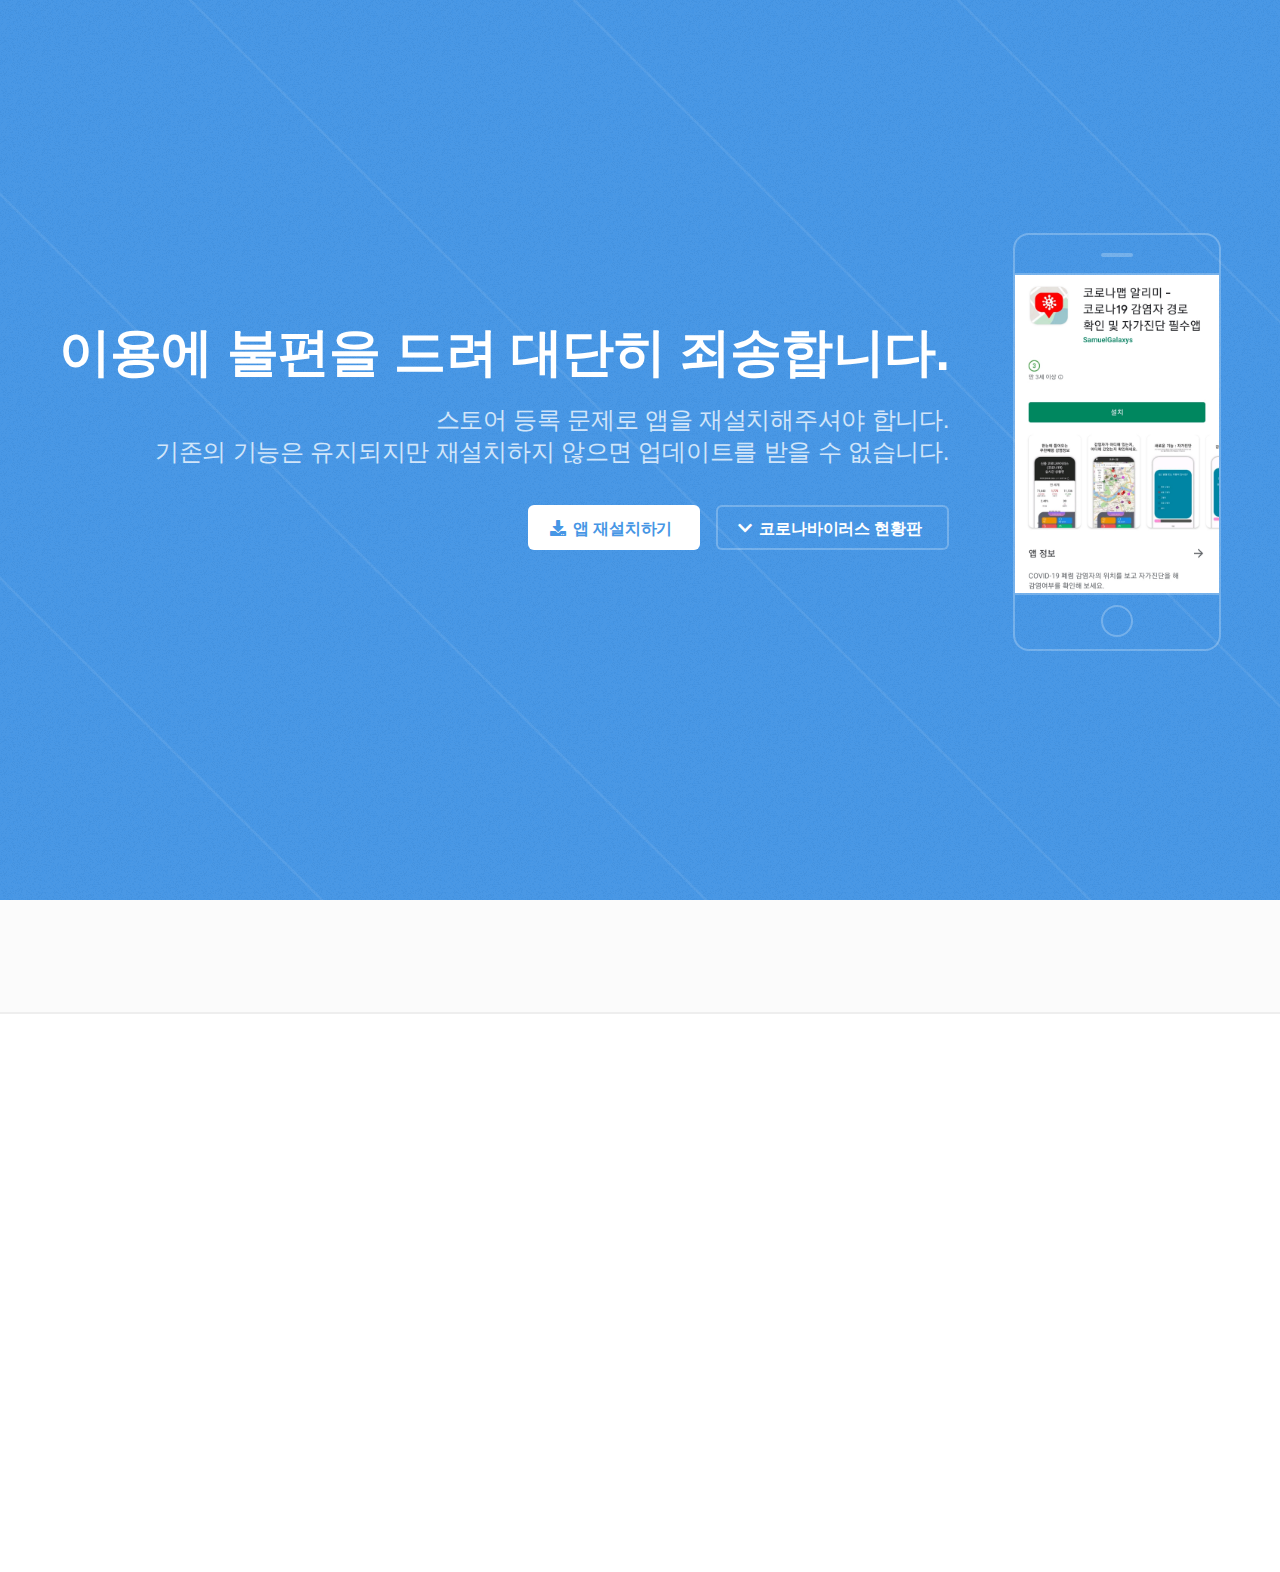
<file: comingsoon/index.html>
﻿<!DOCTYPE HTML>
<!--
	Fractal by HTML5 UP
	html5up.net | @ajlkn
	Free for personal and commercial use under the CCA 3.0 license (html5up.net/license)
-->
<html>
	<head>
		<title>Fractal by HTML5 UP</title>
		<meta charset="utf-8" />
		<meta name="viewport" content="width=device-width, initial-scale=1, user-scalable=no" />
		<link rel="stylesheet" href="assets/css/main.css" />
		<noscript><link rel="stylesheet" href="assets/css/noscript.css" /></noscript>
	</head>
	<body class="is-preload">

		<!-- Header -->
			<header id="header">
				<div class="content">
					<h1><a href="#">이용에 불편을 드려 대단히 죄송합니다.</a></h1>
					<p>스토어 등록 문제로 앱을 재설치해주셔야 합니다.<br />
					기존의 기능은 유지되지만 재설치하지 않으면 업데이트를 받을 수 없습니다.
					<ul class="actions">
						<li><a href="http://play.google.com/store/apps/details?id=nocorona.samuelgalaxys.worldnow" class="button primary icon solid fa-download">앱 재설치하기</a></li>
						<li><a href=http://wuhanvirus.kr" class="button icon solid fa-chevron-down scrolly">코로나바이러스 현황판</a></li>
					</ul>
				</div>
				<div class="image phone"><div class="inner"><img src="SmartSelect_20200225-195009_Google Play Store.jpg" alt="" /></div></div>
			</header>

		<!-- One -->
            <section id="one" class="wrapper style2 special">
                <iframe width="100%" height="600" src="http://wuhanvirus.kr" name="test" id="test" frameborder="1" scrolling="yes" align="left">이 브라우저는 iframe을 지원하지 않습니다</iframe>

            </section>

		














		<!-- Footer -->
			


		<!-- Scripts -->
			<script src="assets/js/jquery.min.js"></script>
			<script src="assets/js/jquery.scrolly.min.js"></script>
			<script src="assets/js/browser.min.js"></script>
			<script src="assets/js/breakpoints.min.js"></script>
			<script src="assets/js/util.js"></script>
			<script src="assets/js/main.js"></script>

	</body>
</html>
</file>
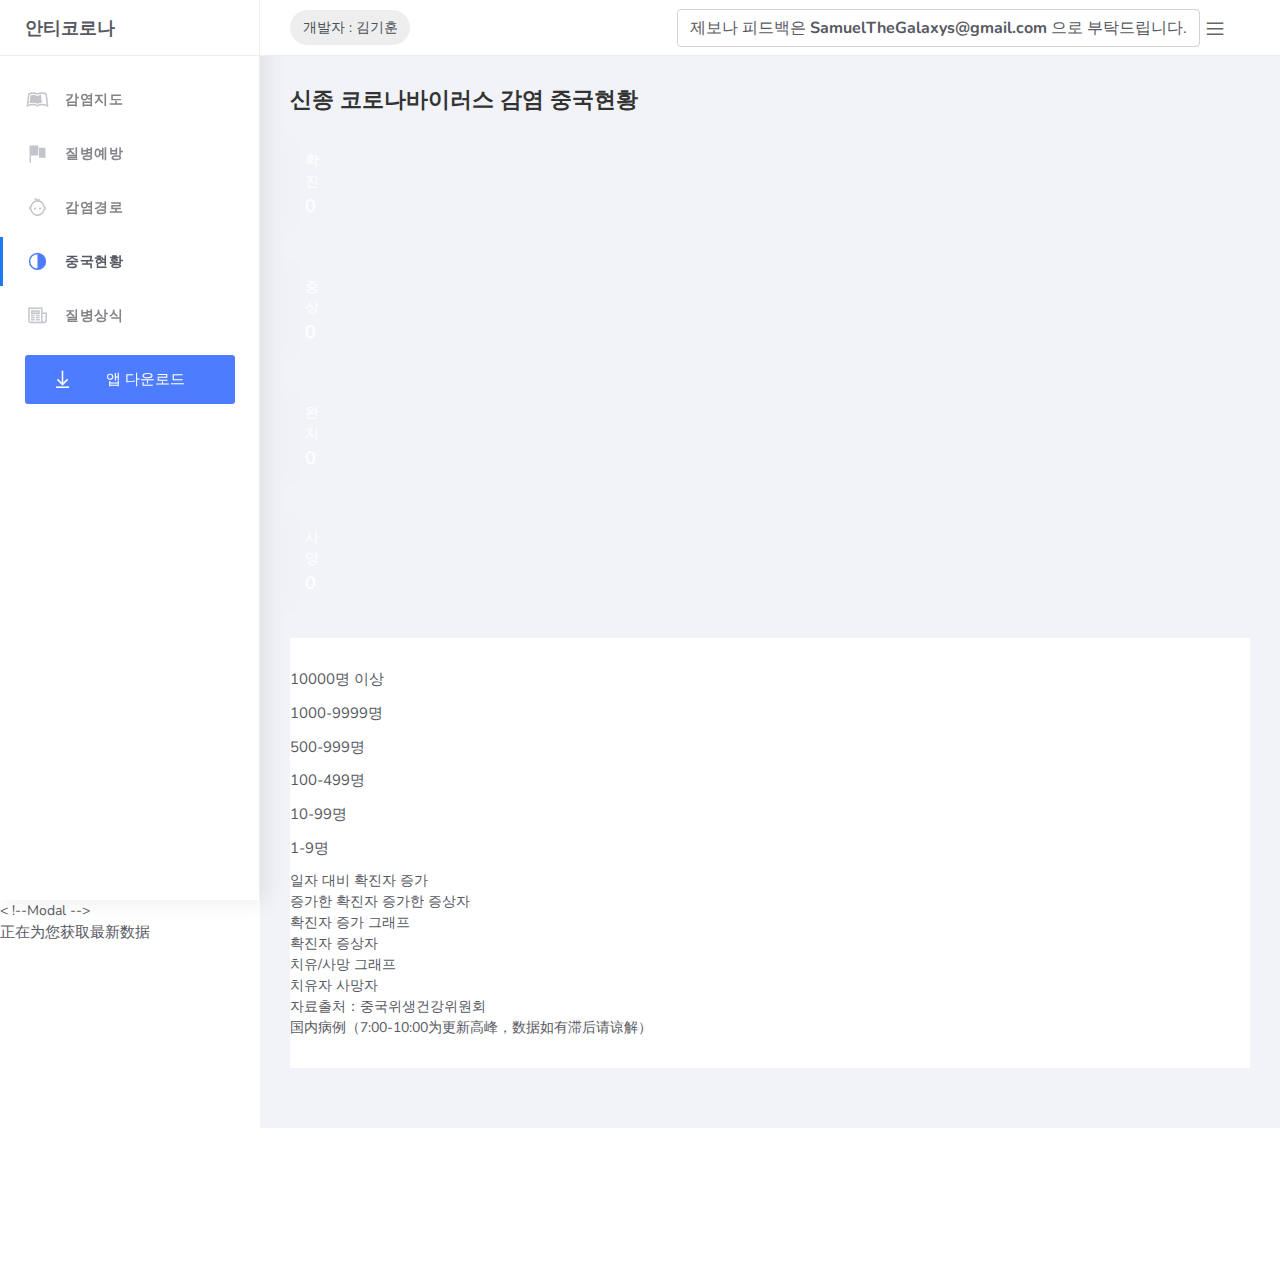
<file: china.html>
﻿<!DOCTYPE html>
<html>
<head>
    <meta http-equiv="X-UA-Compatible" content="IE=edge,chrome=1" />
    <title>안티코로나 - 중국정보</title>
    <meta content='width=device-width, initial-scale=1.0, maximum-scale=1.0, user-scalable=0, shrink-to-fit=no' name='viewport' />
    <link rel="stylesheet" href="assets/css/bootstrap.min.css">
    <link rel="stylesheet" href="https://fonts.googleapis.com/css?family=Nunito:200,200i,300,300i,400,400i,600,600i,700,700i,800,800i,900,900i">
    <link rel="stylesheet" href="assets/css/ready.css">
    <link rel="stylesheet" href="assets/css/demo.css">
    <link rel="stylesheet" href="https://maxcdn.bootstrapcdn.com/font-awesome/4.7.0/css/font-awesome.min.css">







    <!--중국스크립트-->



    <link rel="stylesheet" type="text/css" href="https://mat1.gtimg.com/news/images/inews/2020/feiyan/18/css/style_vp_0222.css" />
    <link rel="stylesheet" type="text/css" href="https://mat1.gtimg.com/news/images/inews/2020/feiyan/18/css/styleNews_vp_0222.css" />
    <script src="https://mat1.gtimg.com/yslp/yyh5/mapview/libs/createjs-2015.11.26.min.js"></script>
    <script src="https://mat1.gtimg.com/www/js/newsapp/jsapi/news.js?_tsid=1"></script>
    <script src="https://mat1.gtimg.com/news/images/inews/2020/feiyan/libs/bbo.js" charset="utf-8"></script>
    <script src="https://mat1.gtimg.com/news/images/inews/2020/feiyan/18/js/map_channel.js" charset="utf-8"></script>
    <script src="https://mat1.gtimg.com/news/images/inews/2020/feiyan/libs/reporter.js"></script>
    <script type="text/javascript"
            charset="utf-8" src="https://mat1.gtimg.com/yslp/yyh5/mapview/js/jmap.202.10.js?v212112"></script>

    <script type="text/javascript"
            charset="utf-8" src="https://mat1.gtimg.com/news/images/inews/2020/feiyan/18/js/20220222/jaredhaoBo.js"></script>
    <script src="https://mat1.gtimg.com/news/images/inews/2020/feiyan/18/libs/tencent-downapp.js"></script>
    <script type="text/javascript"
            charset="utf-8"
            src="https://mat1.gtimg.com/news/images/inews/2020/zhongxiang/js/diggHtmlNoChange.js"></script>
    <script src="https://mat1.gtimg.com/news/images/inews/2020/feiyan/18/js/share_news.js" charset="utf-8"></script>

</head>




<style>

    img[alt="www.000webhost.com"] {
        display: none;
    }
</style>

<body>



    <div class="wrapper">



        <div class="main-header">
            <div class="logo-header">
                <a href="index.html" class="logo">
                    안티코로나
                </a>
                <button class="navbar-toggler sidenav-toggler ml-auto" type="button" data-toggle="collapse" data-target="collapse" aria-controls="sidebar" aria-expanded="false" aria-label="Toggle navigation">
                    <span class="navbar-toggler-icon"></span>
                </button>
                <button class="topbar-toggler more"><i class="la la-ellipsis-v"></i></button>
            </div>
            <nav class="navbar navbar-header navbar-expand-lg">
                <div class="container-fluid">




                    <form class="navbar-left navbar-form nav-search mr-md-3">
                        <div class="input-group">



                            <a href="http://facebook.bu.to" class="form-control">
                                개발자 : 김기훈
                            </a>

                            <div class="input-group-append">

                            </div>
                        </div>
                    </form>




                    <ul class="navbar-nav topbar-nav ml-md-auto align-items-center">


                        <a class="form-control">
                            제보나 피드백은 <strong>SamuelTheGalaxys@gmail.com</strong> 으로 부탁드립니다.
                        </a>


                        <li class="nav-item dropdown hidden-caret">


                            <a class="nav-link dropdown-toggle" href="#" id="navbarDropdown" role="button" data-toggle="dropdown" aria-haspopup="true" aria-expanded="false">
                                <i class="la la-reorder"></i>
                                <!-- <span class="notification">더보기</span>      -->
                            </a>






                            <ul class="dropdown-menu notif-box" aria-labelledby="navbarDropdown">
                                <li>
                                    <div class="dropdown-title">더보기</div>
                                </li>
                                <li>
                                    <div class="notif-center">


                                        <a href="http://www.cdc.go.kr/index.es?sid=a2">
                                            <div class="notif-img">
                                                <img src="assets/img/korlogo.png" alt="Img Profile">
                                            </div>

                                            <div class="notif-content">
                                                <span class="block">
                                                    질병관리본부
                                                </span>
                                                <span class="time">www.cdc.go.kr</span>
                                            </div>

                                        </a>




                                        <a href="http://www.mohw.go.kr/react/index.jsp">
                                            <div class="notif-img">
                                                <img src="assets/img/korlogo.png" alt="Img Profile">
                                            </div>

                                            <div class="notif-content">
                                                <span class="block">
                                                    보건복지부
                                                </span>
                                                <span class="time">www.mohw.go.kr</span>
                                            </div>

                                        </a>


                                        <a href="http://play.google.com/store/apps/details?id=nocorona.samuelgalaxys.coronamap">
                                            <div class="notif-icon notif-danger">
                                                <i class="la la-map">
                                                </i>
                                            </div>

                                            <div class="notif-content">
                                                <span class="block">
                                                    코로나맵 앱 다운로드
                                                </span>
                                            </div>

                                        </a>




                                    </div>
                                </li>
                                <!--  <li>
                                    <a class="see-all" href="javascript:void(0);"> <strong>See all notifications</strong> <i class="la la-angle-right"></i> </a>
                                </li>  -->
                            </ul>
                        </li>

                    </ul>
                </div>
            </nav>
        </div>


        <div class="sidebar">
            <div class="scrollbar-inner sidebar-wrapper">


                <!--- 유저프로필
                <div class="user">
                                <div class="photo">
                                    <img src="assets/img/profile.jpg">
                    </div>
                                    <div class="info">
                                        <a class="" data-toggle="collapse" href="#collapseExample" aria-expanded="true">
                                            <span>
                                                Hizrian
                                <span class="user-level">Administrator</span>
                                                <span class="caret"></span>
                                            </span>
                                        </a>
                                        <div class="clearfix"></div>
                                        <div class="collapse in" id="collapseExample" aria-expanded="true" style="">
                                            <ul class="nav">
                                                <li>
                                                    <a href="#profile">
                                                        <span class="link-collapse">My Profile</span>
                                                    </a>
                                                </li>
                                                <li>
                                                    <a href="#edit">
                                                        <span class="link-collapse">Edit Profile</span>
                                                    </a>
                                                </li>
                                                <li>
                                                    <a href="#settings">
                                                        <span class="link-collapse">Settings</span>
                                                    </a>
                                                </li>
                                            </ul>
                                        </div>
                                    </div>
                                </div>

                                -->



                <ul class="nav">

                    <li class="nav-item">
                        <a href="index.html">
                            <i class="la la-leanpub"></i>
                            <p>감염지도</p>
                            <!--<span class="badge badge-count">5</span>-->
                        </a>
                    </li>

                    <li class="nav-item">
                        <a href="sheild.html">
                            <i class="la la-flag"></i>
                            <p>질병예방</p>
                        </a>
                    </li>

                    <li class="nav-item">
                        <a href="road.html">
                            <i class="la la-child"></i>
                            <p>감염경로</p>
                        </a>
                    </li>

                    <li class="nav-item active">
                        <a href="china.html">
                            <i class="la la-adjust"></i>
                            <p>중국현황</p>
                        </a>
                    </li>

                    <li class="nav-item">
                        <a href="fake.html">
                            <i class="la la-newspaper-o"></i>
                            <p>질병상식</p>
                        </a>
                    </li>


                    <li class="nav-item update-pro">
                        <button data-toggle="modal" data-target="#modalUpdate">
                            <i class="la la-download"></i>
                            <p>앱 다운로드</p>
                        </button>
                    </li>






                </ul>
            </div>
        </div>
















        <div class="main-panel">
            <div class="content">
                <div class="container-fluid">
                    <h4 class="page-title">신종 코로나바이러스 감염 중국현황</h4>
                    <div class="row">





                        <div class="recentNumber">

                            <div class="col-md-3">
                                <div class="card card-stats card-danger">
                                    <div class="card-body">
                                        <div class="row">
                                            <div class="col-7 d-flex align-items-center">
                                                <div class="numbers">



                                                    <div class=" confirm">

                                                        <p class="card-category">확진</p>
                                                        <div class="card-title number">0</div>

                                                    </div>

                                                </div>
                                            </div>
                                        </div>
                                    </div>
                                </div>
                            </div>

                            <div class="col-md-3">
                                <div class="card card-stats card-warning">
                                    <div class="card-body ">
                                        <div class="row">

                                            <div class="col-7 d-flex align-items-center">
                                                <div class="numbers">
                                                    <div class="suspect">

                                                        <p class="card-category">증상</p>
                                                        <div class="card-title number">0</div>

                                                    </div>
                                                </div>
                                            </div>
                                        </div>
                                    </div>
                                </div>
                            </div>





                            <div class="col-md-3">
                                <div class="card card-stats card-success">
                                    <div class="card-body ">
                                        <div class="row">

                                            <div class="col-7 d-flex align-items-center">
                                                <div class="numbers">
                                                    <div class="cure">

                                                        <p class="card-category">완치</p>
                                                        <h4 class="card-title number">0</h4>
                                                    </div>
                                                </div>
                                            </div>
                                        </div>
                                    </div>
                                </div>
                            </div>

                            <div class="col-md-3">
                                <div class="card card-stats card-final">
                                    <div class="card-body ">
                                        <div class="row">

                                            <div class="col-7 d-flex align-items-center">
                                                <div class="numbers">
                                                    <div class="dead">

                                                        <p class="card-category">사망</p>
                                                        <h4 class="card-title number">0</h4>
                                                    </div>
                                                </div>
                                            </div>
                                        </div>
                                    </div>
                                </div>
                            </div>




                        </div>






                        <!-- 分享浮层 -->
                        <!-- 							<div class="col-md-3">
                            <div class="card card-stats">
                                <div class="card-body ">
                                    <div class="row">
                                        <div class="col-5">
                                            <div class="icon-big text-center icon-warning">
                                                <i class="la la-pie-chart text-warning"></i>
                                            </div>
                                        </div>
                                        <div class="col-7 d-flex align-items-center">
                                            <div class="numbers">
                                                <p class="card-category">Number</p>
                                                <h4 class="card-title">150GB</h4>
                                            </div>
                                        </div>
                                    </div>
                                </div>
                            </div>
                        </div>
                        <div class="col-md-3">
                            <div class="card card-stats">
                                <div class="card-body ">
                                    <div class="row">
                                        <div class="col-5">
                                            <div class="icon-big text-center">
                                                <i class="la la-bar-chart text-success"></i>
                                            </div>
                                        </div>
                                        <div class="col-7 d-flex align-items-center">
                                            <div class="numbers">
                                                <p class="card-category">Revenue</p>
                                                <h4 class="card-title">$ 1,345</h4>
                                            </div>
                                        </div>
                                    </div>
                                </div>
                            </div>
                        </div>
                        <div class="col-md-3">
                            <div class="card card-stats">
                                <div class="card-body">
                                    <div class="row">
                                        <div class="col-5">
                                            <div class="icon-big text-center">
                                                <i class="la la-times-circle-o text-danger"></i>
                                            </div>
                                        </div>
                                        <div class="col-7 d-flex align-items-center">
                                            <div class="numbers">
                                                <p class="card-category">Errors</p>
                                                <h4 class="card-title">23</h4>
                                            </div>
                                        </div>
                                    </div>
                                </div>
                            </div>
                        </div>
                        <div class="col-md-3">
                            <div class="card card-stats">
                                <div class="card-body">
                                    <div class="row">
                                        <div class="col-5">
                                            <div class="icon-big text-center">
                                                <i class="la la-heart-o text-primary"></i>
                                            </div>
                                        </div>
                                        <div class="col-7 d-flex align-items-center">
                                            <div class="numbers">
                                                <p class="card-category">Followers</p>
                                                <h4 class="card-title">+45K</h4>
                                            </div>
                                        </div>
                                    </div>
                                </div>
                            </div>
                        </div> -->
                    </div>

                    <div class="row row-card-no-pd">




                        <div id="scaleContainer">
                            <div id="charts">



                                <div class="marquee">
                                    <div class="marquee-tab">
                                        <div class="text">

                                        </div>
                                    </div>
                                    <div class="ao-tap"></div>
                                </div>
                                <div class="navTabs" id="staticNav">

                                </div>

                                <div class="places">
                                    <div class="chmap">
                                        <div id='chmap' class="chmapInner"></div>
                                        <div class="chinamapLegend1">
                                            <div class="item item6"><p>10000명 이상</p></div>
                                            <div class="item item5"><p>1000-9999명</p></div>
                                            <div class="item item4"><p>500-999명</p></div>
                                            <div class="item item3"><p>100-499명</p></div>
                                            <div class="item item2"><p>10-99명</p></div>
                                            <div class="item item1"><p>1-9명</p></div>
                                        </div>
                                        <div class="chinamapLegend2"></div>
                                    </div>
                                    <!-- <div class="chinamapLegend"></div> -->


                                    <div class="navTabs" id="staticNav">

                                    </div>


                                    <div class="up-tips tips-yiqing">
                                        일자 대비 확진자 증가
                                        <div class="show-area">
                                            <span class="add-confirm">증가한 확진자</span>
                                            <span class="suspect">증가한 증상자</span>
                                        </div>
                                    </div>

                                    <div class="lineChart china2"></div>
                                    <div class="up-tips tips-yiqing">
                                        확진자 증가 그래프
                                        <div class="show-area">
                                            <span class="confirm">확진자</span>
                                            <span class="suspect">증상자</span>
                                        </div>
                                    </div>
                                    <div class="lineChart china"></div>

                                    <div class="up-tips tips-yiqing">
                                        치유/사망 그래프
                                        <div class="show-area">
                                            <span class="heal">치유자</span>
                                            <span class="dead">사망자</span>
                                        </div>
                                    </div>
                                    <div class="lineChart china3"></div>
                                    <div class="dataTips ac-dataqs">자료출처：중국위생건강위원회</div>




                                    <div class="up-tips up-gnbl">国内病例<span class="tips">（7:00-10:00为更新高峰，数据如有滞后请谅解）</span></div>
                                    <div class="clearfix placeItem nav" id="placeNav">

                                    </div>

                                    <!-- <div class="up-haed">
                                      <div class="up-area">地区</div>
                                      <div class="up-confirm">确诊</div>
                                      <div class="up-heal">治愈</div>
                                      <div class="up-dead">死亡</div>
                                    </div> -->
                                </div>
                            </div>


                            <!-- 最新进展 -->
                            <div id="news">

                            </div>

                            <!-- 最新进展 -->
                            <!-- 辟谣信息 -->
                            <div id="rumor">

                            </div>
                            <!-- 辟谣信息 -->
                            <!-- 医疗信息 -->
                            <div id="prevent">

                            </div>
                            <!-- 医疗信息 -->

                            <div id="tail">

                            </div>
                        </div>
                    </div>




                </div>

            </div>
        </div>
    </div>
    < !--Modal -->









    <div class="modal fade" id="modalUpdate" tabindex="-1" role="dialog" aria-labelledby="modalUpdatePro" aria-hidden="true">
        <div class="modal-dialog modal-dialog-centered" role="document">
            <div class="modal-content">
                <div class="modal-header bg-primary">
                    <h6 class="modal-title"><i class="la la-download"></i> 코로나맵 앱 다운로드</h6>
                    <button type="button" class="close" data-dismiss="modal" aria-label="닫기">
                        <span aria-hidden="true">&times;</span>
                    </button>
                </div>
                <div class="modal-body text-center">
                    <div class="photo">
                        <img width="50%" height="50%" src="assets/img/appicon.png">

                    </div>
                    <p>구글 플레이 스토어에서<b> '코로나맵'을 검색하세요.</b> 또는 QR코드를 스캔해 다운로드 할 수 있습니다.</p>
                    <p>
                        <b>QR코드를 스캔해 주세요.</b>


                        <div class="photo">
                            <img width="120" height="120" src="assets/img/covapp.jpg">

                        </div>

                    </p>
                </div>
                <div class="modal-footer">
                    <button type="button" class="btn btn-secondary" data-dismiss="modal">닫기</button>
                </div>
            </div>
        </div>
    </div>















    <div class="areaShareLoading">
        <p class="text"><span>正在为您获取最新数据</span></p>
    </div>
    <script src="https://mat1.gtimg.com/news/images/inews/2020/feiyan/18/libs/isMobile.min.js"
            charset="utf-8"></script>
    <script src="https://mat1.gtimg.com/news/images/inews/2020/feiyan/18/libs/jquery.js"
            charset="utf-8"></script>
    <script src="https://mat1.gtimg.com/news/images/inews/2020/feiyan/18/libs/longpress.js" charset="utf-8"></script>
    <script src="https://mat1.gtimg.com/news/zhishiguan/page/html2canvas.js"
            charset="utf-8"></script>
    <script src="https://mat1.gtimg.com/news/images/inews/2020/feiyan/18/libs/echarts.min.js"
            charset="utf-8"></script>
    <script src="https://mat1.gtimg.com/news/images/inews/2020/feiyan/18/libs/d3.csv.min.js"
            charset="utf-8"></script>
    <script src="https://mat1.gtimg.com/news/images/inews/2020/feiyan/18/libs/intersection-observer.js"
            charset="utf-8"></script>
    <script src="https://mat1.gtimg.com/news/images/inews/2020/feiyan/18/js/20220222/intro_vp_v3.js" charset="utf-8"></script>
    <script src="https://mat1.gtimg.com/news/images/inews/2020/feiyan/18/js/20220222/news_vp_v3.js" charset="utf-8"></script>
    <script>
        $('meta[property="og:image"]').attr('content', shareData.img);
        $('meta[property="og:title"]').attr('content', shareData.title);
        $('meta[property="og:description"]').attr('content', shareData.desc);
        $('meta[property="og:url"]').attr('content', shareData.link);
    </script>
    <script>
        //pv uv 监控
        var _mtac = {};
        (function () {
            var mta = document.createElement("script");
            mta.src = "//pingjs.qq.com/h5/stats.js?v2.0.4";
            mta.setAttribute("name", "MTAH5");
            mta.setAttribute("sid", "500709844");
            mta.setAttribute("cid", "500709845");
            var s = document.getElementsByTagName("script")[0];
            s.parentNode.insertBefore(mta, s);
        })();
    </script>
    <script src="https://mat1.gtimg.com/www/js/emonitor/index_20200103.js" charset="utf-8"></script>
    <script src="https://mat1.gtimg.com/news/images/inews/2020/feiyan/libs/emonitor.js" charset="utf-8"></script>
    <canvas id="formap"></canvas>
    <script>
        window.onload = function () {
            let ismmp = /QQ\//gi.test(navigator.userAgent) && /miniProgram/gi.test(navigator.userAgent);
            if (ismmp) {
                $('.flex-box').hide();
            }
        };
    </script>



















    <div class="modal fade" id="modalUpdate" tabindex="-1" role="dialog" aria-labelledby="modalUpdatePro" aria-hidden="true">
        <div class="modal-dialog modal-dialog-centered" role="document">
            <div class="modal-content">
                <div class="modal-header bg-primary">
                    <h6 class="modal-title"><i class="la la-download"></i> 코로나맵 앱 다운로드</h6>
                    <button type="button" class="close" data-dismiss="modal" aria-label="닫기">
                        <span aria-hidden="true">&times;</span>
                    </button>
                </div>
                <div class="modal-body text-center">
                    <div class="photo">
                        <img width="50%" height="50%" src="assets/img/appicon.png">

                    </div>
                    <p>구글 플레이 스토어에서<b> '코로나맵'을 검색하세요.</b> 또는 QR코드를 스캔해 다운로드 할 수 있습니다.</p>
                    <p>
                        <b>QR코드를 스캔해 주세요.</b>


                        <div class="photo">
                            <img width="120" height="120" src="assets/img/covapp.jpg">

                        </div>

                    </p>
                </div>
                <div class="modal-footer">
                    <button type="button" class="btn btn-secondary" data-dismiss="modal">닫기</button>
                </div>
            </div>
        </div>
    </div>


</body>
<script src="assets/js/core/jquery.3.2.1.min.js"></script>
<script src="assets/js/plugin/jquery-ui-1.12.1.custom/jquery-ui.min.js"></script>
<script src="assets/js/core/popper.min.js"></script>
<script src="assets/js/core/bootstrap.min.js"></script>
<script src="assets/js/plugin/chartist/chartist.min.js"></script>
<script src="assets/js/plugin/chartist/plugin/chartist-plugin-tooltip.min.js"></script>
<script src="assets/js/plugin/bootstrap-notify/bootstrap-notify.min.js"></script>
<script src="assets/js/plugin/bootstrap-toggle/bootstrap-toggle.min.js"></script>
<script src="assets/js/plugin/jquery-mapael/jquery.mapael.min.js"></script>
<script src="assets/js/plugin/jquery-mapael/maps/world_countries.min.js"></script>
<script src="assets/js/plugin/chart-circle/circles.min.js"></script>
<script src="assets/js/plugin/jquery-scrollbar/jquery.scrollbar.min.js"></script>
<script src="assets/js/ready.min.js"></script>
<script src="assets/js/demo.js"></script>
</html>
</file>
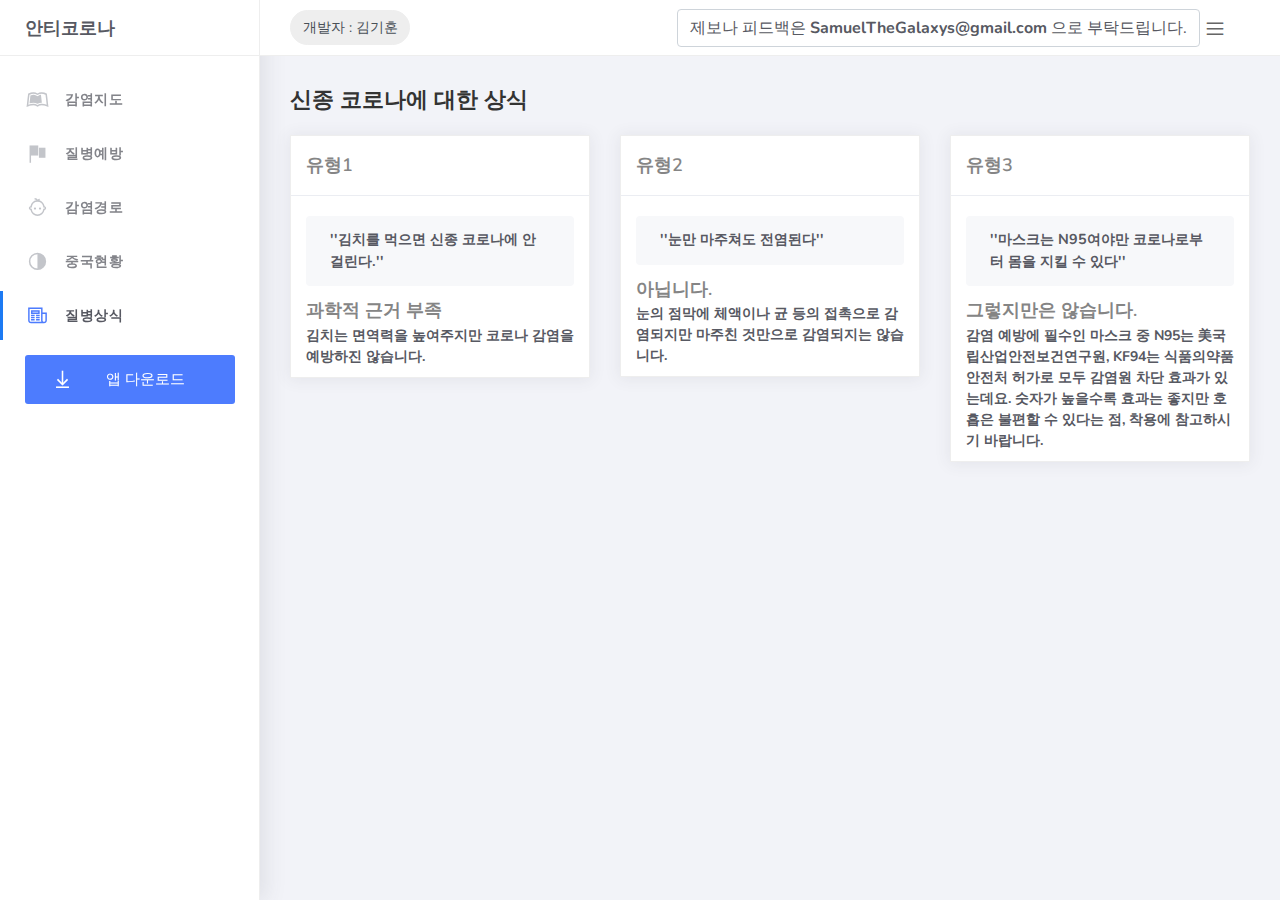
<file: fake.html>
﻿<!DOCTYPE html>
<html>
<head>
	<meta http-equiv="X-UA-Compatible" content="IE=edge,chrome=1" />
	<title>안티코로나 - 루머</title>
	<meta content='width=device-width, initial-scale=1.0, maximum-scale=1.0, user-scalable=0, shrink-to-fit=no' name='viewport' />
	<link rel="stylesheet" href="assets/css/bootstrap.min.css">
	<link rel="stylesheet" href="https://fonts.googleapis.com/css?family=Nunito:200,200i,300,300i,400,400i,600,600i,700,700i,800,800i,900,900i">
	<link rel="stylesheet" href="assets/css/ready.css">
	<link rel="stylesheet" href="assets/css/demo.css">
</head>

<style>

    img[alt="www.000webhost.com"] {
        display: none;
    }
</style>
<body>
    <div class="wrapper">


        <div class="main-header">
            <div class="logo-header">
                <a href="index.html" class="logo">
                    안티코로나
                </a>
                <button class="navbar-toggler sidenav-toggler ml-auto" type="button" data-toggle="collapse" data-target="collapse" aria-controls="sidebar" aria-expanded="false" aria-label="Toggle navigation">
                    <span class="navbar-toggler-icon"></span>
                </button>
                <button class="topbar-toggler more"><i class="la la-ellipsis-v"></i></button>
            </div>
            <nav class="navbar navbar-header navbar-expand-lg">
                <div class="container-fluid">




                    <form class="navbar-left navbar-form nav-search mr-md-3">
                        <div class="input-group">




                            <a href="http://facebook.bu.to" class="form-control">
                                개발자 : 김기훈
                            </a>

                            <div class="input-group-append">

                            </div>
                        </div>
                    </form>




                    <ul class="navbar-nav topbar-nav ml-md-auto align-items-center">


                        <a class="form-control">
                            제보나 피드백은 <strong>SamuelTheGalaxys@gmail.com</strong> 으로 부탁드립니다.
                        </a>



                        <li class="nav-item dropdown hidden-caret">


                            <a class="nav-link dropdown-toggle" href="#" id="navbarDropdown" role="button" data-toggle="dropdown" aria-haspopup="true" aria-expanded="false">
                                <i class="la la-reorder"></i>
                                <!-- <span class="notification">더보기</span>      -->
                            </a>
                            <ul class="dropdown-menu notif-box" aria-labelledby="navbarDropdown">
                                <li>
                                    <div class="dropdown-title">더보기</div>
                                </li>
                                <li>
                                    <div class="notif-center">


                                        <a href="http://www.cdc.go.kr/index.es?sid=a2">
                                            <div class="notif-img">
                                                <img src="assets/img/korlogo.png" alt="Img Profile">
                                            </div>

                                            <div class="notif-content">
                                                <span class="block">
                                                    질병관리본부
                                                </span>
                                                <span class="time">www.cdc.go.kr</span>
                                            </div>

                                        </a>




                                        <a href="http://www.mohw.go.kr/react/index.jsp">
                                            <div class="notif-img">
                                                <img src="assets/img/korlogo.png" alt="Img Profile">
                                            </div>

                                            <div class="notif-content">
                                                <span class="block">
                                                    보건복지부
                                                </span>
                                                <span class="time">www.mohw.go.kr</span>
                                            </div>

                                        </a>

                                        <a href="http://play.google.com/store/apps/details?id=nocorona.samuelgalaxys.coronamap">
                                            <div class="notif-icon notif-danger">
                                                <i class="la la-map">
                                                </i>
                                            </div>

                                            <div class="notif-content">
                                                <span class="block">
                                                    코로나맵 앱 다운로드
                                                </span>
                                            </div>

                                        </a>




                                    </div>
                                </li>
                                <!--  <li>
                                    <a class="see-all" href="javascript:void(0);"> <strong>See all notifications</strong> <i class="la la-angle-right"></i> </a>
                                </li>  -->
                            </ul>
                        </li>

                    </ul>
                </div>
            </nav>
        </div>


        <div class="sidebar">
            <div class="scrollbar-inner sidebar-wrapper">


                <!--- 유저프로필
                <div class="user">
                    <div class="photo">
                        <img src="assets/img/profile.jpg">
                    </div>
                    <div class="info">
                        <a class="" data-toggle="collapse" href="#collapseExample" aria-expanded="true">
                            <span>
                                Hizrian
                                <span class="user-level">Administrator</span>
                                <span class="caret"></span>
                            </span>
                        </a>
                        <div class="clearfix"></div>
                        <div class="collapse in" id="collapseExample" aria-expanded="true" style="">
                            <ul class="nav">
                                <li>
                                    <a href="#profile">
                                        <span class="link-collapse">My Profile</span>
                                    </a>
                                </li>
                                <li>
                                    <a href="#edit">
                                        <span class="link-collapse">Edit Profile</span>
                                    </a>
                                </li>
                                <li>
                                    <a href="#settings">
                                        <span class="link-collapse">Settings</span>
                                    </a>
                                </li>
                            </ul>
                        </div>
                    </div>
                </div>

                    -->



                <ul class="nav">

                    <li class="nav-item">
                        <a href="index.html">
                            <i class="la la-leanpub"></i>
                            <p>감염지도</p>
                            <!--<span class="badge badge-count">5</span>-->
                        </a>
                    </li>

                    <li class="nav-item">
                        <a href="sheild.html">
                            <i class="la la-flag"></i>
                            <p>질병예방</p>
                        </a>
                    </li>

                    <li class="nav-item">
                        <a href="road.html">
                            <i class="la la-child"></i>
                            <p>감염경로</p>
                        </a>
                    </li>


                    <li class="nav-item">
                        <a href="china.html">
                            <i class="la la-adjust"></i>
                            <p>중국현황</p>
                        </a>
                    </li>


                    <li class="nav-item active">
                        <a href="fake.html">
                            <i class="la la-newspaper-o"></i>
                            <p>질병상식</p>
                        </a>
                    </li>




                    <li class="nav-item update-pro">
                        <button data-toggle="modal" data-target="#modalUpdate">
                            <i class="la la-download"></i>
                            <p>앱 다운로드</p>
                        </button>
                    </li>








                </ul>
            </div>
        </div>






        <div class="main-panel">
            <div class="content">
                <div class="container-fluid">
                    <h4 class="page-title">신종 코로나에 대한 상식</h4>
                    <div class="row">




                        <div class="col-md-4">
                            <div class="card">
                                <div class="card-header">
                                    <div class="card-title">유형1</div>
                                </div>
                                <div class="card-body">
                                    <div class="card-sub">
                                        <strong>
                                            ''김치를 먹으면 신종 코로나에 안 걸린다.''
                                        </strong>
                                    </div>
                                    <div class="card-title">
                                        과학적 근거 부족
                                    </div>
                                    <a><strong>김치는 면역력을 높여주지만 코로나 감염을 예방하진 않습니다.</strong></a>
                                </div>
                            </div>
                        </div>


                        <div class="col-md-4">
                            <div class="card">
                                <div class="card-header">
                                    <div class="card-title">유형2</div>
                                </div>
                                <div class="card-body">
                                    <div class="card-sub">
                                        <strong>
                                            ''눈만 마주쳐도 전염된다''
                                        </strong>
                                    </div>
                                    <div class="card-title">
                                        아닙니다.
                                    </div>
                                    <a><strong>눈의 점막에 체액이나 균 등의 접촉으로 감염되지만 마주친 것만으로 감염되지는 않습니다.</strong></a>
                                </div>
                            </div>
                        </div>


                        <div class="col-md-4">
                            <div class="card">
                                <div class="card-header">
                                    <div class="card-title">유형3</div>
                                </div>
                                <div class="card-body">
                                    <div class="card-sub">
                                        <strong>
                                            ''마스크는 N95여야만 코로나로부터 몸을 지킬 수 있다''
                                        </strong>
                                    </div>
                                    <div class="card-title">
                                        그렇지만은 않습니다.
                                    </div>
                                    <a><strong>감염 예방에 필수인 마스크 중 N95는 美국립산업안전보건연구원, KF94는 식품의약품안전처 허가로 모두 감염원 차단 효과가 있는데요. 숫자가 높을수록 효과는 좋지만 호흡은 불편할 수 있다는 점, 착용에 참고하시기 바랍니다.</strong></a>
                                </div>
                            </div>
                        </div>




                    </div>

                </div>
            </div>

        </div>
    </div>
    </div>
    <!-- Modal -->

    <div class="modal fade" id="modalUpdate" tabindex="-1" role="dialog" aria-labelledby="modalUpdatePro" aria-hidden="true">
        <div class="modal-dialog modal-dialog-centered" role="document">
            <div class="modal-content">
                <div class="modal-header bg-primary">
                    <h6 class="modal-title"><i class="la la-download"></i> 코로나맵 앱 다운로드</h6>
                    <button type="button" class="close" data-dismiss="modal" aria-label="닫기">
                        <span aria-hidden="true">&times;</span>
                    </button>
                </div>
                <div class="modal-body text-center">
                    <div class="photo">
                        <img width="50%" height="50%" src="assets/img/appicon.png">
 
                    </div>
                    <p>구글 플레이 스토어에서<b> '코로나맵'을 검색하세요.</b> 또는 QR코드를 스캔해 다운로드 할 수 있습니다.</p>
                    <p>
                        <b>QR코드를 스캔해 주세요.</b>


                        <div class="photo">
                             <img width="120" height="120" src="assets/img/covapp.jpg">

                        </div>

                    </p>
                </div>
                <div class="modal-footer">
                    <button type="button" class="btn btn-secondary" data-dismiss="modal">닫기</button>
                </div>
            </div>
        </div>
    </div>



</body>
<script src="assets/js/core/jquery.3.2.1.min.js"></script>
<script src="assets/js/plugin/jquery-ui-1.12.1.custom/jquery-ui.min.js"></script>
<script src="assets/js/core/popper.min.js"></script>
<script src="assets/js/core/bootstrap.min.js"></script>
<script src="assets/js/plugin/chartist/chartist.min.js"></script>
<script src="assets/js/plugin/chartist/plugin/chartist-plugin-tooltip.min.js"></script>
<script src="assets/js/plugin/bootstrap-notify/bootstrap-notify.min.js"></script>
<script src="assets/js/plugin/bootstrap-toggle/bootstrap-toggle.min.js"></script>
<script src="assets/js/plugin/jquery-mapael/jquery.mapael.min.js"></script>
<script src="assets/js/plugin/jquery-mapael/maps/world_countries.min.js"></script>
<script src="assets/js/plugin/chart-circle/circles.min.js"></script>
<script src="assets/js/plugin/jquery-scrollbar/jquery.scrollbar.min.js"></script>
<script src="assets/js/ready.min.js"></script>
<script>
	$('#displayNotif').on('click', function(){
		var placementFrom = $('#notify_placement_from option:selected').val();
		var placementAlign = $('#notify_placement_align option:selected').val();
		var state = $('#notify_state option:selected').val();
		var style = $('#notify_style option:selected').val();
		var content = {};

		content.message = 'Turning standard Bootstrap alerts into "notify" like notifications';
		content.title = 'Bootstrap notify';
		if (style == "withicon") {
			content.icon = 'la la-bell';
		} else {
			content.icon = 'none';
		}
		content.url = 'index.html';
		content.target = '_blank';

		$.notify(content,{
			type: state,
			placement: {
				from: placementFrom,
				align: placementAlign
			},
			time: 1000,
		});
	});
</script>
</html>
</file>
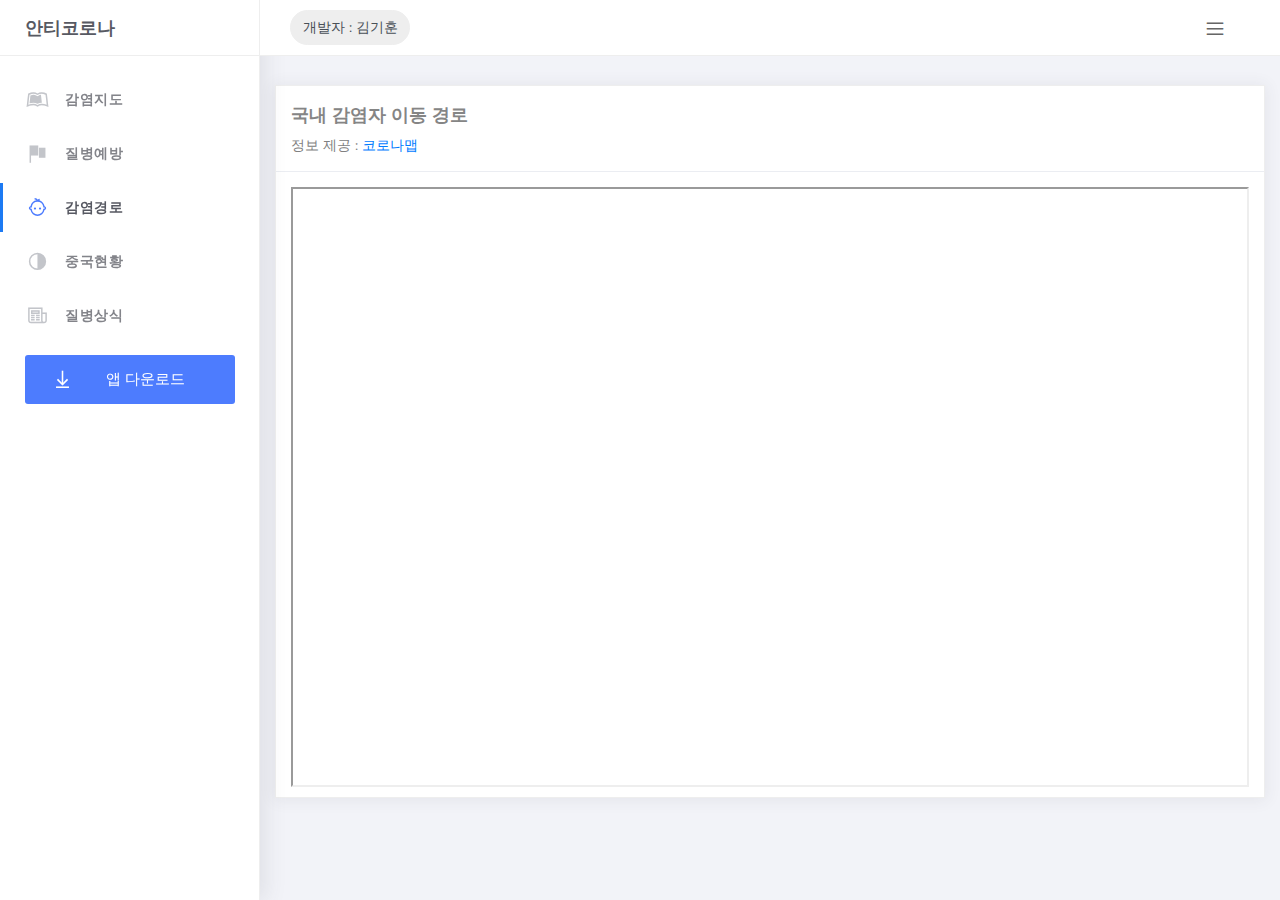
<file: road.html>
﻿<!DOCTYPE html>
<html>
<head>
	<meta http-equiv="X-UA-Compatible" content="IE=edge,chrome=1" />
	<title>안티코로나 - 감염경로</title>
	<meta content='width=device-width, initial-scale=1.0, maximum-scale=1.0, user-scalable=0, shrink-to-fit=no' name='viewport' />
	<link rel="stylesheet" href="assets/css/bootstrap.min.css">
	<link rel="stylesheet" href="https://fonts.googleapis.com/css?family=Nunito:200,200i,300,300i,400,400i,600,600i,700,700i,800,800i,900,900i">
	<link rel="stylesheet" href="assets/css/ready.css">
	<link rel="stylesheet" href="assets/css/demo.css">
</head>


<style>

    img[alt="www.000webhost.com"] {
        display: none;
    }
</style>
<body>
    <div class="wrapper">


        <div class="main-header">
            <div class="logo-header">
                <a href="index.html" class="logo">
                    안티코로나
                </a>
                <button class="navbar-toggler sidenav-toggler ml-auto" type="button" data-toggle="collapse" data-target="collapse" aria-controls="sidebar" aria-expanded="false" aria-label="Toggle navigation">
                    <span class="navbar-toggler-icon"></span>
                </button>
                <button class="topbar-toggler more"><i class="la la-ellipsis-v"></i></button>
            </div>
            <nav class="navbar navbar-header navbar-expand-lg">
                <div class="container-fluid">




                    <form class="navbar-left navbar-form nav-search mr-md-3">
                        <div class="input-group">



                            <a href="http://facebook.bu.to" class="form-control">
                                개발자 : 김기훈
                            </a>

                            <div class="input-group-append">

                            </div>
                        </div>
                    </form>




                    <ul class="navbar-nav topbar-nav ml-md-auto align-items-center">






                        <li class="nav-item dropdown hidden-caret">


                            <a class="nav-link dropdown-toggle" href="#" id="navbarDropdown" role="button" data-toggle="dropdown" aria-haspopup="true" aria-expanded="false">
                                <i class="la la-reorder"></i>
                                <!-- <span class="notification">더보기</span>      -->
                            </a>
                            <ul class="dropdown-menu notif-box" aria-labelledby="navbarDropdown">
                                <li>
                                    <div class="dropdown-title">더보기</div>
                                </li>
                                <li>
                                    <div class="notif-center">


                                        <a href="http://www.cdc.go.kr/index.es?sid=a2">
                                            <div class="notif-img">
                                                <img src="assets/img/korlogo.png" alt="Img Profile">
                                            </div>

                                            <div class="notif-content">
                                                <span class="block">
                                                    질병관리본부
                                                </span>
                                                <span class="time">www.cdc.go.kr</span>
                                            </div>

                                        </a>




                                        <a href="http://www.mohw.go.kr/react/index.jsp">
                                            <div class="notif-img">
                                                <img src="assets/img/korlogo.png" alt="Img Profile">
                                            </div>

                                            <div class="notif-content">
                                                <span class="block">
                                                    보건복지부
                                                </span>
                                                <span class="time">www.mohw.go.kr</span>
                                            </div>

                                        </a>


                                        <a href="http://play.google.com/store/apps/details?id=nocorona.samuelgalaxys.coronamap">
                                            <div class="notif-icon notif-danger">
                                                <i class="la la-map">
                                                </i>
                                            </div>

                                            <div class="notif-content">
                                                <span class="block">
                                                    코로나맵 앱 다운로드
                                                </span>
                                            </div>

                                        </a>




                                    </div>
                                </li>
                                <!--  <li>
                                    <a class="see-all" href="javascript:void(0);"> <strong>See all notifications</strong> <i class="la la-angle-right"></i> </a>
                                </li>  -->
                            </ul>
                        </li>

                    </ul>
                </div>
            </nav>
        </div>


        <div class="sidebar">
            <div class="scrollbar-inner sidebar-wrapper">


                <!--- 유저프로필
                <div class="user">
                    <div class="photo">
                        <img src="assets/img/profile.jpg">
                    </div>
                    <div class="info">
                        <a class="" data-toggle="collapse" href="#collapseExample" aria-expanded="true">
                            <span>
                                Hizrian
                                <span class="user-level">Administrator</span>
                                <span class="caret"></span>
                            </span>
                        </a>
                        <div class="clearfix"></div>
                        <div class="collapse in" id="collapseExample" aria-expanded="true" style="">
                            <ul class="nav">
                                <li>
                                    <a href="#profile">
                                        <span class="link-collapse">My Profile</span>
                                    </a>
                                </li>
                                <li>
                                    <a href="#edit">
                                        <span class="link-collapse">Edit Profile</span>
                                    </a>
                                </li>
                                <li>
                                    <a href="#settings">
                                        <span class="link-collapse">Settings</span>
                                    </a>
                                </li>
                            </ul>
                        </div>
                    </div>
                </div>

                    -->



                <ul class="nav">

                    <li class="nav-item">
                        <a href="index.html">
                            <i class="la la-leanpub"></i>
                            <p>감염지도</p>
                            <!--<span class="badge badge-count">5</span>-->
                        </a>
                    </li>

                    <li class="nav-item">
                        <a href="sheild.html">
                            <i class="la la-flag"></i>
                            <p>질병예방</p>
                        </a>
                    </li>

                    <li class="nav-item active">
                        <a href="road.html">
                            <i class="la la-child"></i>
                            <p>감염경로</p>
                        </a>
                    </li>

                    <li class="nav-item">
                        <a href="china.html">
                            <i class="la la-adjust"></i>
                            <p>중국현황</p>
                        </a>
                    </li>


                    <li class="nav-item">
                        <a href="fake.html">
                            <i class="la la-newspaper-o"></i>
                            <p>질병상식</p>
                        </a>
                    </li>




                    <li class="nav-item update-pro">
                        <button data-toggle="modal" data-target="#modalUpdate">
                            <i class="la la-download"></i>
                            <p>앱 다운로드</p>
                        </button>
                    </li>





                </ul>
            </div>
        </div>






        <div class="main-panel">
            <div class="content">






                <div class="card">
                    <div class="card-header">
                        <div class="card-title">국내 감염자 이동 경로</div>
                        <div class="card-category">정보 제공 : <a href="http://coronamap.site">코로나맵</a></div>
                    </div>
                    <div class="card-body">




                        <iframe width="100%" height="600" src="http://coronamap.site" name="test" id="test" frameborder="1" scrolling="yes" align="left">이 브라우저는 iframe을 지원하지 않습니다</iframe>




                    </div>
                </div>




            </div>
        </div>
    </div>
    <!-- Modal -->

    <div class="modal fade" id="modalUpdate" tabindex="-1" role="dialog" aria-labelledby="modalUpdatePro" aria-hidden="true">
        <div class="modal-dialog modal-dialog-centered" role="document">
            <div class="modal-content">
                <div class="modal-header bg-primary">
                    <h6 class="modal-title"><i class="la la-download"></i> 코로나맵 앱 다운로드</h6>
                    <button type="button" class="close" data-dismiss="modal" aria-label="닫기">
                        <span aria-hidden="true">&times;</span>
                    </button>
                </div>
                <div class="modal-body text-center">
                    <div class="photo">
                        <img width="50%" height="50%" src="assets/img/appicon.png">

                    </div>
                    <p>구글 플레이 스토어에서<b> '코로나맵'을 검색하세요.</b> 또는 QR코드를 스캔해 다운로드 할 수 있습니다.</p>
                    <p>
                        <b>QR코드를 스캔해 주세요.</b>


                        <div class="photo">
                            <img width="120" height="120" src="assets/img/covapp.jpg">

                        </div>

                    </p>
                </div>
                <div class="modal-footer">
                    <button type="button" class="btn btn-secondary" data-dismiss="modal">닫기</button>
                </div>
            </div>
        </div>
    </div>


</body>
<script src="assets/js/core/jquery.3.2.1.min.js"></script>
<script src="assets/js/plugin/jquery-ui-1.12.1.custom/jquery-ui.min.js"></script>
<script src="assets/js/core/popper.min.js"></script>
<script src="assets/js/core/bootstrap.min.js"></script>
<script src="assets/js/plugin/chartist/chartist.min.js"></script>
<script src="assets/js/plugin/chartist/plugin/chartist-plugin-tooltip.min.js"></script>
<script src="assets/js/plugin/bootstrap-notify/bootstrap-notify.min.js"></script>
<script src="assets/js/plugin/bootstrap-toggle/bootstrap-toggle.min.js"></script>
<script src="assets/js/plugin/jquery-mapael/jquery.mapael.min.js"></script>
<script src="assets/js/plugin/jquery-mapael/maps/world_countries.min.js"></script>
<script src="assets/js/plugin/chart-circle/circles.min.js"></script>
<script src="assets/js/plugin/jquery-scrollbar/jquery.scrollbar.min.js"></script>
<script src="assets/js/ready.min.js"></script>
</html>
</file>
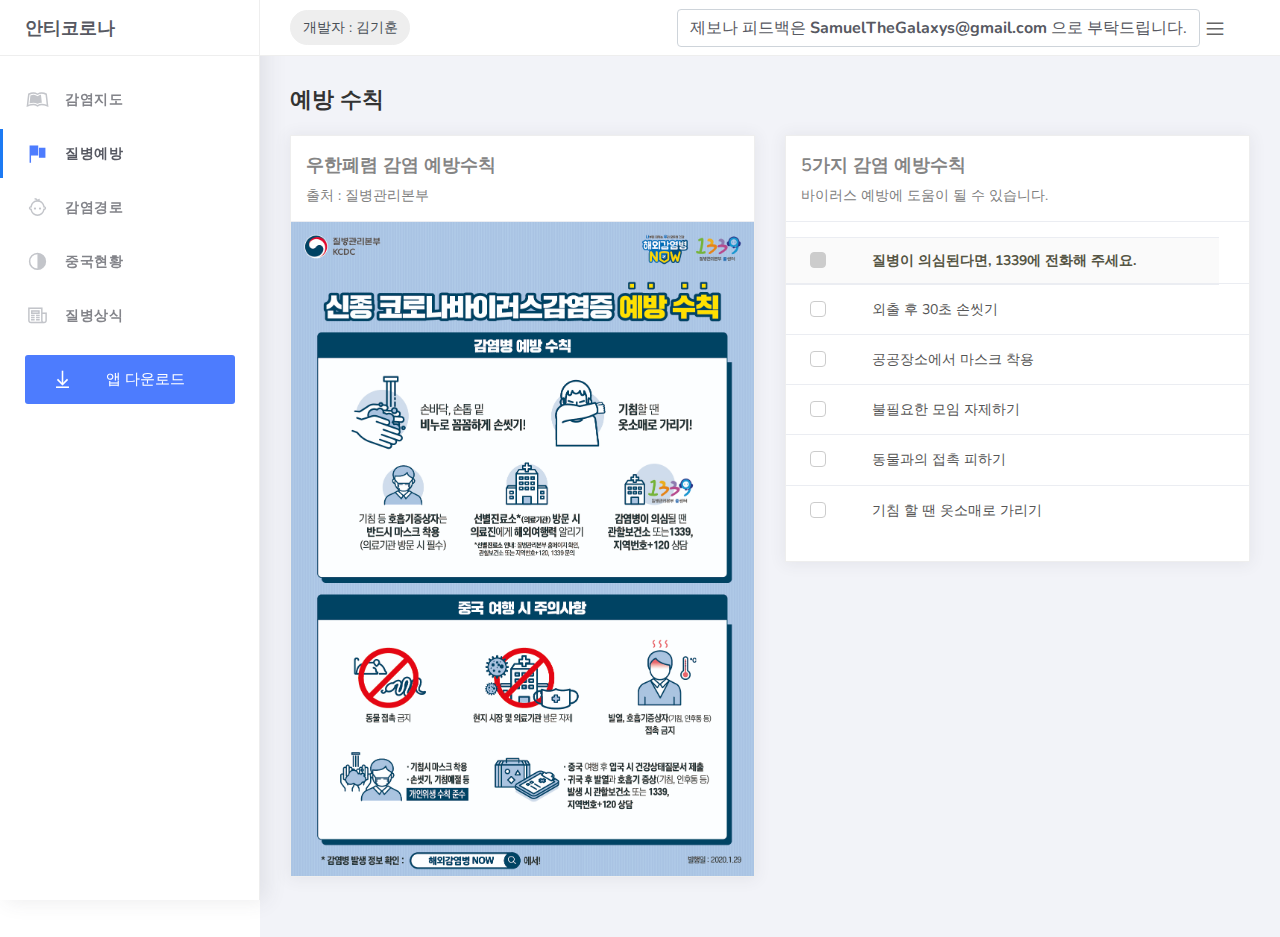
<file: sheild.html>
﻿<!DOCTYPE html>
<html>
<head>
    <meta http-equiv="X-UA-Compatible" content="IE=edge,chrome=1" />
    <title>안티코로나 - 예방</title>
    <meta content='width=device-width, initial-scale=1.0, maximum-scale=1.0, user-scalable=0, shrink-to-fit=no' name='viewport' />
    <link rel="stylesheet" href="assets/css/bootstrap.min.css">
    <link rel="stylesheet" href="https://fonts.googleapis.com/css?family=Nunito:200,200i,300,300i,400,400i,600,600i,700,700i,800,800i,900,900i">
    <link rel="stylesheet" href="assets/css/ready.css">
    <link rel="stylesheet" href="assets/css/demo.css">
    <link rel="stylesheet" href="https://maxcdn.bootstrapcdn.com/font-awesome/4.7.0/css/font-awesome.min.css">
</head>
<style>

    img[alt="www.000webhost.com"] {
        display: none;
    }
</style>

<body>
    <div class="wrapper">



        <div class="main-header">
            <div class="logo-header">
                <a href="index.html" class="logo">
                    안티코로나
                </a>
                <button class="navbar-toggler sidenav-toggler ml-auto" type="button" data-toggle="collapse" data-target="collapse" aria-controls="sidebar" aria-expanded="false" aria-label="Toggle navigation">
                    <span class="navbar-toggler-icon"></span>
                </button>
                <button class="topbar-toggler more"><i class="la la-ellipsis-v"></i></button>
            </div>
            <nav class="navbar navbar-header navbar-expand-lg">
                <div class="container-fluid">




                    <form class="navbar-left navbar-form nav-search mr-md-3">
                        <div class="input-group">



                            <a href="http://facebook.bu.to" class="form-control">
                                개발자 : 김기훈
                            </a>

                            <div class="input-group-append">

                            </div>
                        </div>
                    </form>




                    <ul class="navbar-nav topbar-nav ml-md-auto align-items-center">


                        <a class="form-control">
                            제보나 피드백은 <strong>SamuelTheGalaxys@gmail.com</strong> 으로 부탁드립니다.
                        </a>



                        <li class="nav-item dropdown hidden-caret">


                            <a class="nav-link dropdown-toggle" href="#" id="navbarDropdown" role="button" data-toggle="dropdown" aria-haspopup="true" aria-expanded="false">
                                <i class="la la-reorder"></i>
                                <!-- <span class="notification">더보기</span>      -->
                            </a>
                            <ul class="dropdown-menu notif-box" aria-labelledby="navbarDropdown">
                                <li>
                                    <div class="dropdown-title">더보기</div>
                                </li>
                                <li>
                                    <div class="notif-center">


                                        <a href="http://www.cdc.go.kr/index.es?sid=a2">
                                            <div class="notif-img">
                                                <img src="assets/img/korlogo.png" alt="Img Profile">
                                            </div>

                                            <div class="notif-content">
                                                <span class="block">
                                                    질병관리본부
                                                </span>
                                                <span class="time">www.cdc.go.kr</span>
                                            </div>

                                        </a>




                                        <a href="http://www.mohw.go.kr/react/index.jsp">
                                            <div class="notif-img">
                                                <img src="assets/img/korlogo.png" alt="Img Profile">
                                            </div>

                                            <div class="notif-content">
                                                <span class="block">
                                                    보건복지부
                                                </span>
                                                <span class="time">www.mohw.go.kr</span>
                                            </div>

                                        </a>

                                        <a href="http://play.google.com/store/apps/details?id=nocorona.samuelgalaxys.coronamap">
                                            <div class="notif-icon notif-danger">
                                                <i class="la la-map">
                                                </i>
                                            </div>

                                            <div class="notif-content">
                                                <span class="block">
                                                    코로나맵 앱 다운로드
                                                </span>
                                            </div>

                                        </a>




                                    </div>
                                </li>
                                <!--  <li>
                                    <a class="see-all" href="javascript:void(0);"> <strong>See all notifications</strong> <i class="la la-angle-right"></i> </a>
                                </li>  -->
                            </ul>
                        </li>

                    </ul>
                </div>
            </nav>
        </div>


        <div class="sidebar">
            <div class="scrollbar-inner sidebar-wrapper">


                <!--- 유저프로필
                <div class="user">
                    <div class="photo">
                        <img src="assets/img/profile.jpg">
                    </div>
                    <div class="info">
                        <a class="" data-toggle="collapse" href="#collapseExample" aria-expanded="true">
                            <span>
                                Hizrian
                                <span class="user-level">Administrator</span>
                                <span class="caret"></span>
                            </span>
                        </a>
                        <div class="clearfix"></div>
                        <div class="collapse in" id="collapseExample" aria-expanded="true" style="">
                            <ul class="nav">
                                <li>
                                    <a href="#profile">
                                        <span class="link-collapse">My Profile</span>
                                    </a>
                                </li>
                                <li>
                                    <a href="#edit">
                                        <span class="link-collapse">Edit Profile</span>
                                    </a>
                                </li>
                                <li>
                                    <a href="#settings">
                                        <span class="link-collapse">Settings</span>
                                    </a>
                                </li>
                            </ul>
                        </div>
                    </div>
                </div>

                    -->



                <ul class="nav">

                    <li class="nav-item">
                        <a href="index.html">
                            <i class="la la-leanpub"></i>
                            <p>감염지도</p>
                            <!--<span class="badge badge-count">5</span>-->
                        </a>
                    </li>

                    <li class="nav-item active">
                        <a href="sheild.html">
                            <i class="la la-flag"></i>
                            <p>질병예방</p>
                        </a>
                    </li>

                    <li class="nav-item">
                        <a href="road.html">
                            <i class="la la-child"></i>
                            <p>감염경로</p>
                        </a>
                    </li>


                    <li class="nav-item">
                        <a href="china.html">
                            <i class="la la-adjust"></i>
                            <p>중국현황</p>
                        </a>
                    </li>



                    <li class="nav-item">
                        <a href="fake.html">
                            <i class="la la-newspaper-o"></i>
                            <p>질병상식</p>
                        </a>
                    </li>



                    <li class="nav-item update-pro">
                        <button data-toggle="modal" data-target="#modalUpdate">
                            <i class="la la-download"></i>
                            <p>앱 다운로드</p>
                        </button>
                    </li>




                </ul>
            </div>
        </div>









        <div class="main-panel">
            <div class="content">
                <div class="container-fluid">
                    <h4 class="page-title">예방 수칙</h4>
                    <div class="row">



                        <div class="col-md-6">

                            <div class="card">
                                <div class="card-header">
                                    <h4 class="card-title">우한폐렴 감염 예방수칙</h4>
                                    <p class="card-category">출처 : 질병관리본부</p>


                                </div>
                                <img width="100%" height="100%" src="assets/img/koreacov.jpg" alt="Img Profile">
                            </div>



                        </div>
                        <div class="col-md-6">



                            <div class="card card-tasks">
                                <div class="card-header ">
                                    <h4 class="card-title">5가지 감염 예방수칙</h4>
                                    <p class="card-category">바이러스 예방에 도움이 될 수 있습니다.</p>
                                </div>
                                <div class="card-body ">
                                    <div class="table-full-width">
                                        <table class="table">
                                            <thead>
                                                <tr>
                                                    <th>
                                                        <div class="form-check">
                                                            <label class="form-check-label">
                                                                <input class="form-check-input  select-all-checkbox" type="checkbox" data-select="checkbox" data-target=".task-select">
                                                                <span class="form-check-sign"></span>
                                                            </label>
                                                        </div>
                                                    </th>
                                                    <th>질병이 의심된다면, 1339에 전화해 주세요.</th>
                                                </tr>
                                            </thead>
                                            <tbody>
                                                <tr>
                                                    <td>
                                                        <div class="form-check">
                                                            <label class="form-check-label">
                                                                <input class="form-check-input task-select" type="checkbox">
                                                                <span class="form-check-sign"></span>
                                                            </label>
                                                        </div>
                                                    </td>



                                                    <td>외출 후 30초 손씻기</td>
                                                    <td class="td-actions text-right"></td>
                                                </tr>
                                                <tr>
                                                    <td>
                                                        <div class="form-check">
                                                            <label class="form-check-label">
                                                                <input class="form-check-input task-select" type="checkbox">
                                                                <span class="form-check-sign"></span>
                                                            </label>
                                                        </div>
                                                    </td>


                                                    <td>공공장소에서 마스크 착용</td>
                                                    <td class="td-actions text-right"></td>
                                                </tr>
                                                <tr>
                                                    <td>
                                                        <div class="form-check">
                                                            <label class="form-check-label">
                                                                <input class="form-check-input task-select" type="checkbox">
                                                                <span class="form-check-sign"></span>
                                                            </label>
                                                        </div>
                                                    </td>



                                                    <td>
                                                        불필요한 모임 자제하기
                                                    </td>
                                                    <td class="td-actions text-right"></td>
                                                </tr>


                                                <tr>
                                                    <td>
                                                        <div class="form-check">
                                                            <label class="form-check-label">
                                                                <input class="form-check-input task-select" type="checkbox">
                                                                <span class="form-check-sign"></span>
                                                            </label>
                                                        </div>
                                                    </td>


                                                    <td>동물과의 접촉 피하기</td>
                                                    <td class="td-actions text-right"></td>


                                                </tr>



                                                <tr>
                                                    <td>
                                                        <div class="form-check">
                                                            <label class="form-check-label">
                                                                <input class="form-check-input task-select" type="checkbox">
                                                                <span class="form-check-sign"></span>
                                                            </label>
                                                        </div>
                                                    </td>


                                                    <td>기침 할 땐 옷소매로 가리기</td>
                                                    <td class="td-actions text-right"></td>


                                                </tr>



                                            </tbody>
                                        </table>
                                    </div>
                                </div>

                            </div>


                        </div>


                        <!--

                        <div class="col-md-4">
                            <div class="card">
                                <div class="card-header">
                                    <div class="card-title">유형1</div>
                                </div>
                                <div class="card-body">
                                    <div class="card-sub">
                                        <strong>
                                            ''김치를 먹으면 신종 코로나에 안 걸린다.''
                                        </strong>
                                    </div>
                                    <div class="card-title">
                                        과학적 근거 부족
                                    </div>
                                    <a><strong>김치는 면역력을 높여주지만 코로나 감염을 예방하진 않습니다.</strong></a>
                                </div>
                            </div>
                        </div>

                        <div class="col-md-4">
                            <div class="card">
                                <div class="card-header">
                                    <div class="card-title">유형1</div>
                                </div>
                                <div class="card-body">
                                    <div class="card-sub">
                                        <strong>
                                            ''김치를 먹으면 신종 코로나에 안 걸린다.''
                                        </strong>
                                    </div>
                                    <div class="card-title">
                                        과학적 근거 부족
                                    </div>
                                    <a><strong>김치는 면역력을 높여주지만 코로나 감염을 예방하진 않습니다.</strong></a>
                                </div>
                            </div>
                        </div>


                        <div class="col-md-4">
                            <div class="card">
                                <div class="card-header">
                                    <div class="card-title">유형1</div>
                                </div>
                                <div class="card-body">
                                    <div class="card-sub">
                                        <strong>
                                            ''김치를 먹으면 신종 코로나에 안 걸린다.''
                                        </strong>
                                    </div>
                                    <div class="card-title">
                                        과학적 근거 부족
                                    </div>
                                    <a><strong>김치는 면역력을 높여주지만 코로나 감염을 예방하진 않습니다.</strong></a>
                                </div>
                            </div>
                        </div>




                            -->
                        <!--



                        <div class="card">
                            <div class="card-header">
                                <h4 class="card-title">우한폐렴 감염 예방수칙</h4>
                                <p class="card-category">출처 : 질병관리본부</p>


                            </div>


                            <img src="assets/img/koreacov.jpg" alt="Img Profile">
                        </div>



                        -->


                    </div>
                </div>
            </div>





        </div>
    </div>
    </div>
    <!-- Modal -->

    <div class="modal fade" id="modalUpdate" tabindex="-1" role="dialog" aria-labelledby="modalUpdatePro" aria-hidden="true">
        <div class="modal-dialog modal-dialog-centered" role="document">
            <div class="modal-content">
                <div class="modal-header bg-primary">
                    <h6 class="modal-title"><i class="la la-download"></i> 코로나맵 앱 다운로드</h6>
                    <button type="button" class="close" data-dismiss="modal" aria-label="닫기">
                        <span aria-hidden="true">&times;</span>
                    </button>
                </div>
                <div class="modal-body text-center">
                    <div class="photo">
                        <img width="50%" height="50%" src="assets/img/appicon.png">

                    </div>
                    <p>구글 플레이 스토어에서<b> '코로나맵'을 검색하세요.</b> 또는 QR코드를 스캔해 다운로드 할 수 있습니다.</p>
                    <p>
                        <b>QR코드를 스캔해 주세요.</b>


                        <div class="photo">
                            <img width="120" height="120" src="assets/img/covapp.jpg">

                        </div>

                    </p>
                </div>
                <div class="modal-footer">
                    <button type="button" class="btn btn-secondary" data-dismiss="modal">닫기</button>
                </div>
            </div>
        </div>
    </div>


</body>
<script src="assets/js/core/jquery.3.2.1.min.js"></script>
<script src="assets/js/plugin/jquery-ui-1.12.1.custom/jquery-ui.min.js"></script>
<script src="assets/js/core/popper.min.js"></script>
<script src="assets/js/core/bootstrap.min.js"></script>
<script src="assets/js/plugin/chartist/chartist.min.js"></script>
<script src="assets/js/plugin/chartist/plugin/chartist-plugin-tooltip.min.js"></script>
<script src="assets/js/plugin/bootstrap-notify/bootstrap-notify.min.js"></script>
<script src="assets/js/plugin/bootstrap-toggle/bootstrap-toggle.min.js"></script>
<script src="assets/js/plugin/jquery-mapael/jquery.mapael.min.js"></script>
<script src="assets/js/plugin/jquery-mapael/maps/world_countries.min.js"></script>
<script src="assets/js/plugin/chart-circle/circles.min.js"></script>
<script src="assets/js/plugin/jquery-scrollbar/jquery.scrollbar.min.js"></script>
<script src="assets/js/ready.min.js"></script>
<script>
    $(function () {
        $("#slider").slider({
            range: "min",
            max: 100,
            value: 40,
        });
        $("#slider-range").slider({
            range: true,
            min: 0,
            max: 500,
            values: [75, 300]
        });
    });
</script>
</html>
</file>
<file: comingsoon/assets/css/noscript.css>
/*
	Fractal by HTML5 UP
	html5up.net | @ajlkn
	Free for personal and commercial use under the CCA 3.0 license (html5up.net/license)
*/

/* Header */

	body.is-preload #header .content {
		-moz-transform: none;
		-webkit-transform: none;
		-ms-transform: none;
		transform: none;
		opacity: 1;
	}

	body.is-preload #header .image {
		-moz-transform: none;
		-webkit-transform: none;
		-ms-transform: none;
		transform: none;
		opacity: 1;
	}

		body.is-preload #header .image img {
			opacity: 1;
		}
</file>
<file: assets/css/demo.css>
﻿.update-pro{
	margin: 15px 25px;}

.update-pro button {
		padding: 13px 25px;
	background: #4d7cfe;
	color: #fff;
	border-radius: 3px;
	justify-content: center;
	width: 100%;
	border: 0;
	cursor: pointer;
}

.update-pro button:hover {
	background: #4d7cfe !important;
	color: #fff;
	transform: translateY(-2px);
	transition: all .2s linear;
}

.update-pro:hover button:before{
	display: none;
}

.update-pro button p, .update-pro button i{
	color: #fff !important;
	margin-bottom: 0px;
}

.update-pro button i{
	margin-right: 5px !important;
	font-size: 23px;
	color: #C3C5CA;
	margin-right: 15px;
	width: 25px;
	text-align: center;
	vertical-align: middle;
	float: left;
}

.demo .btn, .demo .progress{
	margin-bottom: 15px !important;
}

.demo .form-check-label, .demo .form-radio-label{
	margin-right: 15px;
}

.demo #slider{
	margin-bottom: 15px;
}

.table-typo tbody > tr > td{
	border-color: #fafafa;
}

.table-typo tbody > tr > td:first-child{
	min-width: 200px;
	vertical-align: bottom;
}

.table-typo tbody > tr > td:first-child p{
	font-size: 14px;
	color: #333;
}

.demo-icon {
	display: flex;
	flex-direction: row;
	align-items: center;
	margin-bottom: 20px;
	padding: 10px;
	transition: all .2s;
}

.demo-icon:hover{
	background-color: #f4f5f8;
	border-radius: 3px;
}

.demo-icon .icon-preview{
	font-size: 1.8rem;
	margin-right: 10px;
	line-height: 1;
	color: #333439;
}

.demo-icon .icon-class{
	font-weight: 300;
	font-size: 13px;
	color: #777;
}

.from-show-notify .form-control{
	margin-bottom: 15px;
}

.from-show-notify label{
	padding-top: 0.65rem;
}
</file>
<file: comingsoon/assets/css/main.css>
@import url(fontawesome-all.min.css);

/*
	Fractal by HTML5 UP
	html5up.net | @ajlkn
	Free for personal and commercial use under the CCA 3.0 license (html5up.net/license)
*/

html, body, div, span, applet, object,
iframe, h1, h2, h3, h4, h5, h6, p, blockquote,
pre, a, abbr, acronym, address, big, cite,
code, del, dfn, em, img, ins, kbd, q, s, samp,
small, strike, strong, sub, sup, tt, var, b,
u, i, center, dl, dt, dd, ol, ul, li, fieldset,
form, label, legend, table, caption, tbody,
tfoot, thead, tr, th, td, article, aside,
canvas, details, embed, figure, figcaption,
footer, header, hgroup, menu, nav, output, ruby,
section, summary, time, mark, audio, video {
	margin: 0;
	padding: 0;
	border: 0;
	font-size: 100%;
	font: inherit;
	vertical-align: baseline;}

article, aside, details, figcaption, figure,
footer, header, hgroup, menu, nav, section {
	display: block;}

body {
	line-height: 1;
}

ol, ul {
	list-style: none;
}

blockquote, q {
	quotes: none;
}

	blockquote:before, blockquote:after, q:before, q:after {
		content: '';
		content: none;
	}

table {
	border-collapse: collapse;
	border-spacing: 0;
}

body {
	-webkit-text-size-adjust: none;
}

mark {
	background-color: transparent;
	color: inherit;
}

input::-moz-focus-inner {
	border: 0;
	padding: 0;
}

input, select, textarea {
	-moz-appearance: none;
	-webkit-appearance: none;
	-ms-appearance: none;
	appearance: none;
}

/* Basic */

	@-ms-viewport {
		width: device-width;
	}

	body {
		-ms-overflow-style: scrollbar;
	}

	@media screen and (max-width: 360px) {

		html, body {
			min-width: 320px;
		}

	}

	html {
		box-sizing: border-box;
	}

	*, *:before, *:after {
		box-sizing: inherit;
	}

	body {
		background: #ffffff;
	}

		body.is-preload *, body.is-preload *:before, body.is-preload *:after {
			-moz-animation: none !important;
			-webkit-animation: none !important;
			-ms-animation: none !important;
			animation: none !important;
			-moz-transition: none !important;
			-webkit-transition: none !important;
			-ms-transition: none !important;
			transition: none !important;
		}

/* Type */

	body {
		color: #999999;
	}

	html, input, select, textarea {
		font-size: 16pt;
	}

		@media screen and (max-width: 1680px) {

			html, input, select, textarea {
				font-size: 13pt;
			}

		}

		@media screen and (max-width: 1280px) {

			html, input, select, textarea {
				font-size: 12pt;
			}

		}

		@media screen and (max-width: 360px) {

			html, input, select, textarea {
				font-size: 11pt;
			}

		}

	body, input, select, textarea {
		font-family: Arial, Helvetica, sans-serif;
		font-weight: normal;
		line-height: 1.5em;
		letter-spacing: -0.015em;
	}

	a {
		-moz-transition: color 0.2s ease-in-out, border-bottom-color 0.2s ease-in-out;
		-webkit-transition: color 0.2s ease-in-out, border-bottom-color 0.2s ease-in-out;
		-ms-transition: color 0.2s ease-in-out, border-bottom-color 0.2s ease-in-out;
		transition: color 0.2s ease-in-out, border-bottom-color 0.2s ease-in-out;
		text-decoration: none;
		border-bottom: dotted 1px;
	}

		a:hover {
			border-bottom-color: transparent !important;
		}

	strong, b {
		font-weight: bold;
	}

	em, i {
		font-style: italic;
	}

	p {
		margin: 0 0 2em 0;
	}

	h1, h2, h3, h4, h5, h6 {
		font-weight: normal;
		line-height: 1em;
		margin: 0 0 1em 0;
		letter-spacing: -0.0125em;
	}

		h1 a, h2 a, h3 a, h4 a, h5 a, h6 a {
			color: inherit;
			text-decoration: none;
			border-bottom: none;
		}

		@media screen and (max-width: 980px) {

			h1 br, h2 br, h3 br, h4 br, h5 br, h6 br {
				display: none;
			}

		}

	h2 {
		font-size: 1.75em;
		line-height: 1.5em;
	}

	h3 {
		font-size: 1.5em;
		line-height: 1.5em;
	}

	h4 {
		font-size: 1.1em;
		line-height: 1.5em;
	}

	h5 {
		font-size: 0.9em;
		line-height: 1.5em;
	}

	h6 {
		font-size: 0.7em;
		line-height: 1.5em;
	}

	@media screen and (max-width: 736px) {

		h2 {
			font-size: 1.25em;
		}

		h3 {
			font-size: 1.2em;
		}

		h4 {
			font-size: 1em;
		}

	}

	sub {
		font-size: 0.8em;
		position: relative;
		top: 0.5em;
	}

	sup {
		font-size: 0.8em;
		position: relative;
		top: -0.5em;
	}

	blockquote {
		border-left-style: solid;
		border-left-width: 4px;
		font-style: italic;
		margin: 0 0 2em 0;
		padding: 0.5em 0 0.5em 2em;
	}

	code {
		border-radius: 6px;
		border-style: solid;
		border-width: 1px;
		font-family: "Courier New", monospace;
		font-size: 0.9em;
		margin: 0 0.25em;
		padding: 0.25em 0.65em;
	}

	pre {
		-webkit-overflow-scrolling: touch;
		font-family: "Courier New", monospace;
		font-size: 0.9em;
		margin: 0 0 2em 0;
	}

		pre code {
			display: block;
			line-height: 1.75em;
			padding: 1em 1.5em;
			overflow-x: auto;
		}

	hr {
		border: 0;
		border-bottom-style: solid;
		border-bottom-width: 1px;
		margin: 2em 0;
	}

		hr.major {
			margin: 3em 0;
		}

	.align-left {
		text-align: left;
	}

	.align-center {
		text-align: center;
	}

	.align-right {
		text-align: right;
	}

	input, select, textarea {
		color: #999999;
	}

	a {
		color: inherit;
		border-bottom-color: #d6d6d6;
	}

		a:hover {
			color: #4696e5;
		}

	strong, b {
		color: #828282;
	}

	h1, h2, h3, h4, h5, h6 {
		color: #828282;
	}

	blockquote {
		border-left-color: #e6e6e6;
	}

	code {
		background: rgba(144, 144, 144, 0.075);
		border-color: #e6e6e6;
	}

	hr {
		border-bottom-color: #e6e6e6;
	}

/* Row */

	.row {
		display: flex;
		flex-wrap: wrap;
		box-sizing: border-box;
		align-items: stretch;
	}

		.row > * {
			box-sizing: border-box;
		}

		.row.gtr-uniform > * > :last-child {
			margin-bottom: 0;
		}

		.row.aln-left {
			justify-content: flex-start;
		}

		.row.aln-center {
			justify-content: center;
		}

		.row.aln-right {
			justify-content: flex-end;
		}

		.row.aln-top {
			align-items: flex-start;
		}

		.row.aln-middle {
			align-items: center;
		}

		.row.aln-bottom {
			align-items: flex-end;
		}

		.row > .imp {
			order: -1;
		}

		.row > .col-1 {
			width: 8.33333%;
		}

		.row > .off-1 {
			margin-left: 8.33333%;
		}

		.row > .col-2 {
			width: 16.66667%;
		}

		.row > .off-2 {
			margin-left: 16.66667%;
		}

		.row > .col-3 {
			width: 25%;
		}

		.row > .off-3 {
			margin-left: 25%;
		}

		.row > .col-4 {
			width: 33.33333%;
		}

		.row > .off-4 {
			margin-left: 33.33333%;
		}

		.row > .col-5 {
			width: 41.66667%;
		}

		.row > .off-5 {
			margin-left: 41.66667%;
		}

		.row > .col-6 {
			width: 50%;
		}

		.row > .off-6 {
			margin-left: 50%;
		}

		.row > .col-7 {
			width: 58.33333%;
		}

		.row > .off-7 {
			margin-left: 58.33333%;
		}

		.row > .col-8 {
			width: 66.66667%;
		}

		.row > .off-8 {
			margin-left: 66.66667%;
		}

		.row > .col-9 {
			width: 75%;
		}

		.row > .off-9 {
			margin-left: 75%;
		}

		.row > .col-10 {
			width: 83.33333%;
		}

		.row > .off-10 {
			margin-left: 83.33333%;
		}

		.row > .col-11 {
			width: 91.66667%;
		}

		.row > .off-11 {
			margin-left: 91.66667%;
		}

		.row > .col-12 {
			width: 100%;
		}

		.row > .off-12 {
			margin-left: 100%;
		}

		.row.gtr-0 {
			margin-top: 0;
			margin-left: 0em;
		}

			.row.gtr-0 > * {
				padding: 0 0 0 0em;
			}

			.row.gtr-0.gtr-uniform {
				margin-top: 0em;
			}

				.row.gtr-0.gtr-uniform > * {
					padding-top: 0em;
				}

		.row.gtr-25 {
			margin-top: 0;
			margin-left: -0.375em;
		}

			.row.gtr-25 > * {
				padding: 0 0 0 0.375em;
			}

			.row.gtr-25.gtr-uniform {
				margin-top: -0.375em;
			}

				.row.gtr-25.gtr-uniform > * {
					padding-top: 0.375em;
				}

		.row.gtr-50 {
			margin-top: 0;
			margin-left: -0.75em;
		}

			.row.gtr-50 > * {
				padding: 0 0 0 0.75em;
			}

			.row.gtr-50.gtr-uniform {
				margin-top: -0.75em;
			}

				.row.gtr-50.gtr-uniform > * {
					padding-top: 0.75em;
				}

		.row {
			margin-top: 0;
			margin-left: -1.5em;
		}

			.row > * {
				padding: 0 0 0 1.5em;
			}

			.row.gtr-uniform {
				margin-top: -1.5em;
			}

				.row.gtr-uniform > * {
					padding-top: 1.5em;
				}

		.row.gtr-150 {
			margin-top: 0;
			margin-left: -2.25em;
		}

			.row.gtr-150 > * {
				padding: 0 0 0 2.25em;
			}

			.row.gtr-150.gtr-uniform {
				margin-top: -2.25em;
			}

				.row.gtr-150.gtr-uniform > * {
					padding-top: 2.25em;
				}

		.row.gtr-200 {
			margin-top: 0;
			margin-left: -3em;
		}

			.row.gtr-200 > * {
				padding: 0 0 0 3em;
			}

			.row.gtr-200.gtr-uniform {
				margin-top: -3em;
			}

				.row.gtr-200.gtr-uniform > * {
					padding-top: 3em;
				}

		@media screen and (max-width: 1680px) {

			.row {
				display: flex;
				flex-wrap: wrap;
				box-sizing: border-box;
				align-items: stretch;
			}

				.row > * {
					box-sizing: border-box;
				}

				.row.gtr-uniform > * > :last-child {
					margin-bottom: 0;
				}

				.row.aln-left {
					justify-content: flex-start;
				}

				.row.aln-center {
					justify-content: center;
				}

				.row.aln-right {
					justify-content: flex-end;
				}

				.row.aln-top {
					align-items: flex-start;
				}

				.row.aln-middle {
					align-items: center;
				}

				.row.aln-bottom {
					align-items: flex-end;
				}

				.row > .imp-xlarge {
					order: -1;
				}

				.row > .col-1-xlarge {
					width: 8.33333%;
				}

				.row > .off-1-xlarge {
					margin-left: 8.33333%;
				}

				.row > .col-2-xlarge {
					width: 16.66667%;
				}

				.row > .off-2-xlarge {
					margin-left: 16.66667%;
				}

				.row > .col-3-xlarge {
					width: 25%;
				}

				.row > .off-3-xlarge {
					margin-left: 25%;
				}

				.row > .col-4-xlarge {
					width: 33.33333%;
				}

				.row > .off-4-xlarge {
					margin-left: 33.33333%;
				}

				.row > .col-5-xlarge {
					width: 41.66667%;
				}

				.row > .off-5-xlarge {
					margin-left: 41.66667%;
				}

				.row > .col-6-xlarge {
					width: 50%;
				}

				.row > .off-6-xlarge {
					margin-left: 50%;
				}

				.row > .col-7-xlarge {
					width: 58.33333%;
				}

				.row > .off-7-xlarge {
					margin-left: 58.33333%;
				}

				.row > .col-8-xlarge {
					width: 66.66667%;
				}

				.row > .off-8-xlarge {
					margin-left: 66.66667%;
				}

				.row > .col-9-xlarge {
					width: 75%;
				}

				.row > .off-9-xlarge {
					margin-left: 75%;
				}

				.row > .col-10-xlarge {
					width: 83.33333%;
				}

				.row > .off-10-xlarge {
					margin-left: 83.33333%;
				}

				.row > .col-11-xlarge {
					width: 91.66667%;
				}

				.row > .off-11-xlarge {
					margin-left: 91.66667%;
				}

				.row > .col-12-xlarge {
					width: 100%;
				}

				.row > .off-12-xlarge {
					margin-left: 100%;
				}

				.row.gtr-0 {
					margin-top: 0;
					margin-left: 0em;
				}

					.row.gtr-0 > * {
						padding: 0 0 0 0em;
					}

					.row.gtr-0.gtr-uniform {
						margin-top: 0em;
					}

						.row.gtr-0.gtr-uniform > * {
							padding-top: 0em;
						}

				.row.gtr-25 {
					margin-top: 0;
					margin-left: -0.375em;
				}

					.row.gtr-25 > * {
						padding: 0 0 0 0.375em;
					}

					.row.gtr-25.gtr-uniform {
						margin-top: -0.375em;
					}

						.row.gtr-25.gtr-uniform > * {
							padding-top: 0.375em;
						}

				.row.gtr-50 {
					margin-top: 0;
					margin-left: -0.75em;
				}

					.row.gtr-50 > * {
						padding: 0 0 0 0.75em;
					}

					.row.gtr-50.gtr-uniform {
						margin-top: -0.75em;
					}

						.row.gtr-50.gtr-uniform > * {
							padding-top: 0.75em;
						}

				.row {
					margin-top: 0;
					margin-left: -1.5em;
				}

					.row > * {
						padding: 0 0 0 1.5em;
					}

					.row.gtr-uniform {
						margin-top: -1.5em;
					}

						.row.gtr-uniform > * {
							padding-top: 1.5em;
						}

				.row.gtr-150 {
					margin-top: 0;
					margin-left: -2.25em;
				}

					.row.gtr-150 > * {
						padding: 0 0 0 2.25em;
					}

					.row.gtr-150.gtr-uniform {
						margin-top: -2.25em;
					}

						.row.gtr-150.gtr-uniform > * {
							padding-top: 2.25em;
						}

				.row.gtr-200 {
					margin-top: 0;
					margin-left: -3em;
				}

					.row.gtr-200 > * {
						padding: 0 0 0 3em;
					}

					.row.gtr-200.gtr-uniform {
						margin-top: -3em;
					}

						.row.gtr-200.gtr-uniform > * {
							padding-top: 3em;
						}

		}

		@media screen and (max-width: 1280px) {

			.row {
				display: flex;
				flex-wrap: wrap;
				box-sizing: border-box;
				align-items: stretch;
			}

				.row > * {
					box-sizing: border-box;
				}

				.row.gtr-uniform > * > :last-child {
					margin-bottom: 0;
				}

				.row.aln-left {
					justify-content: flex-start;
				}

				.row.aln-center {
					justify-content: center;
				}

				.row.aln-right {
					justify-content: flex-end;
				}

				.row.aln-top {
					align-items: flex-start;
				}

				.row.aln-middle {
					align-items: center;
				}

				.row.aln-bottom {
					align-items: flex-end;
				}

				.row > .imp-large {
					order: -1;
				}

				.row > .col-1-large {
					width: 8.33333%;
				}

				.row > .off-1-large {
					margin-left: 8.33333%;
				}

				.row > .col-2-large {
					width: 16.66667%;
				}

				.row > .off-2-large {
					margin-left: 16.66667%;
				}

				.row > .col-3-large {
					width: 25%;
				}

				.row > .off-3-large {
					margin-left: 25%;
				}

				.row > .col-4-large {
					width: 33.33333%;
				}

				.row > .off-4-large {
					margin-left: 33.33333%;
				}

				.row > .col-5-large {
					width: 41.66667%;
				}

				.row > .off-5-large {
					margin-left: 41.66667%;
				}

				.row > .col-6-large {
					width: 50%;
				}

				.row > .off-6-large {
					margin-left: 50%;
				}

				.row > .col-7-large {
					width: 58.33333%;
				}

				.row > .off-7-large {
					margin-left: 58.33333%;
				}

				.row > .col-8-large {
					width: 66.66667%;
				}

				.row > .off-8-large {
					margin-left: 66.66667%;
				}

				.row > .col-9-large {
					width: 75%;
				}

				.row > .off-9-large {
					margin-left: 75%;
				}

				.row > .col-10-large {
					width: 83.33333%;
				}

				.row > .off-10-large {
					margin-left: 83.33333%;
				}

				.row > .col-11-large {
					width: 91.66667%;
				}

				.row > .off-11-large {
					margin-left: 91.66667%;
				}

				.row > .col-12-large {
					width: 100%;
				}

				.row > .off-12-large {
					margin-left: 100%;
				}

				.row.gtr-0 {
					margin-top: 0;
					margin-left: 0em;
				}

					.row.gtr-0 > * {
						padding: 0 0 0 0em;
					}

					.row.gtr-0.gtr-uniform {
						margin-top: 0em;
					}

						.row.gtr-0.gtr-uniform > * {
							padding-top: 0em;
						}

				.row.gtr-25 {
					margin-top: 0;
					margin-left: -0.375em;
				}

					.row.gtr-25 > * {
						padding: 0 0 0 0.375em;
					}

					.row.gtr-25.gtr-uniform {
						margin-top: -0.375em;
					}

						.row.gtr-25.gtr-uniform > * {
							padding-top: 0.375em;
						}

				.row.gtr-50 {
					margin-top: 0;
					margin-left: -0.75em;
				}

					.row.gtr-50 > * {
						padding: 0 0 0 0.75em;
					}

					.row.gtr-50.gtr-uniform {
						margin-top: -0.75em;
					}

						.row.gtr-50.gtr-uniform > * {
							padding-top: 0.75em;
						}

				.row {
					margin-top: 0;
					margin-left: -1.5em;
				}

					.row > * {
						padding: 0 0 0 1.5em;
					}

					.row.gtr-uniform {
						margin-top: -1.5em;
					}

						.row.gtr-uniform > * {
							padding-top: 1.5em;
						}

				.row.gtr-150 {
					margin-top: 0;
					margin-left: -2.25em;
				}

					.row.gtr-150 > * {
						padding: 0 0 0 2.25em;
					}

					.row.gtr-150.gtr-uniform {
						margin-top: -2.25em;
					}

						.row.gtr-150.gtr-uniform > * {
							padding-top: 2.25em;
						}

				.row.gtr-200 {
					margin-top: 0;
					margin-left: -3em;
				}

					.row.gtr-200 > * {
						padding: 0 0 0 3em;
					}

					.row.gtr-200.gtr-uniform {
						margin-top: -3em;
					}

						.row.gtr-200.gtr-uniform > * {
							padding-top: 3em;
						}

		}

		@media screen and (max-width: 980px) {

			.row {
				display: flex;
				flex-wrap: wrap;
				box-sizing: border-box;
				align-items: stretch;
			}

				.row > * {
					box-sizing: border-box;
				}

				.row.gtr-uniform > * > :last-child {
					margin-bottom: 0;
				}

				.row.aln-left {
					justify-content: flex-start;
				}

				.row.aln-center {
					justify-content: center;
				}

				.row.aln-right {
					justify-content: flex-end;
				}

				.row.aln-top {
					align-items: flex-start;
				}

				.row.aln-middle {
					align-items: center;
				}

				.row.aln-bottom {
					align-items: flex-end;
				}

				.row > .imp-medium {
					order: -1;
				}

				.row > .col-1-medium {
					width: 8.33333%;
				}

				.row > .off-1-medium {
					margin-left: 8.33333%;
				}

				.row > .col-2-medium {
					width: 16.66667%;
				}

				.row > .off-2-medium {
					margin-left: 16.66667%;
				}

				.row > .col-3-medium {
					width: 25%;
				}

				.row > .off-3-medium {
					margin-left: 25%;
				}

				.row > .col-4-medium {
					width: 33.33333%;
				}

				.row > .off-4-medium {
					margin-left: 33.33333%;
				}

				.row > .col-5-medium {
					width: 41.66667%;
				}

				.row > .off-5-medium {
					margin-left: 41.66667%;
				}

				.row > .col-6-medium {
					width: 50%;
				}

				.row > .off-6-medium {
					margin-left: 50%;
				}

				.row > .col-7-medium {
					width: 58.33333%;
				}

				.row > .off-7-medium {
					margin-left: 58.33333%;
				}

				.row > .col-8-medium {
					width: 66.66667%;
				}

				.row > .off-8-medium {
					margin-left: 66.66667%;
				}

				.row > .col-9-medium {
					width: 75%;
				}

				.row > .off-9-medium {
					margin-left: 75%;
				}

				.row > .col-10-medium {
					width: 83.33333%;
				}

				.row > .off-10-medium {
					margin-left: 83.33333%;
				}

				.row > .col-11-medium {
					width: 91.66667%;
				}

				.row > .off-11-medium {
					margin-left: 91.66667%;
				}

				.row > .col-12-medium {
					width: 100%;
				}

				.row > .off-12-medium {
					margin-left: 100%;
				}

				.row.gtr-0 {
					margin-top: 0;
					margin-left: 0em;
				}

					.row.gtr-0 > * {
						padding: 0 0 0 0em;
					}

					.row.gtr-0.gtr-uniform {
						margin-top: 0em;
					}

						.row.gtr-0.gtr-uniform > * {
							padding-top: 0em;
						}

				.row.gtr-25 {
					margin-top: 0;
					margin-left: -0.375em;
				}

					.row.gtr-25 > * {
						padding: 0 0 0 0.375em;
					}

					.row.gtr-25.gtr-uniform {
						margin-top: -0.375em;
					}

						.row.gtr-25.gtr-uniform > * {
							padding-top: 0.375em;
						}

				.row.gtr-50 {
					margin-top: 0;
					margin-left: -0.75em;
				}

					.row.gtr-50 > * {
						padding: 0 0 0 0.75em;
					}

					.row.gtr-50.gtr-uniform {
						margin-top: -0.75em;
					}

						.row.gtr-50.gtr-uniform > * {
							padding-top: 0.75em;
						}

				.row {
					margin-top: 0;
					margin-left: -1.5em;
				}

					.row > * {
						padding: 0 0 0 1.5em;
					}

					.row.gtr-uniform {
						margin-top: -1.5em;
					}

						.row.gtr-uniform > * {
							padding-top: 1.5em;
						}

				.row.gtr-150 {
					margin-top: 0;
					margin-left: -2.25em;
				}

					.row.gtr-150 > * {
						padding: 0 0 0 2.25em;
					}

					.row.gtr-150.gtr-uniform {
						margin-top: -2.25em;
					}

						.row.gtr-150.gtr-uniform > * {
							padding-top: 2.25em;
						}

				.row.gtr-200 {
					margin-top: 0;
					margin-left: -3em;
				}

					.row.gtr-200 > * {
						padding: 0 0 0 3em;
					}

					.row.gtr-200.gtr-uniform {
						margin-top: -3em;
					}

						.row.gtr-200.gtr-uniform > * {
							padding-top: 3em;
						}

		}

		@media screen and (max-width: 736px) {

			.row {
				display: flex;
				flex-wrap: wrap;
				box-sizing: border-box;
				align-items: stretch;
			}

				.row > * {
					box-sizing: border-box;
				}

				.row.gtr-uniform > * > :last-child {
					margin-bottom: 0;
				}

				.row.aln-left {
					justify-content: flex-start;
				}

				.row.aln-center {
					justify-content: center;
				}

				.row.aln-right {
					justify-content: flex-end;
				}

				.row.aln-top {
					align-items: flex-start;
				}

				.row.aln-middle {
					align-items: center;
				}

				.row.aln-bottom {
					align-items: flex-end;
				}

				.row > .imp-small {
					order: -1;
				}

				.row > .col-1-small {
					width: 8.33333%;
				}

				.row > .off-1-small {
					margin-left: 8.33333%;
				}

				.row > .col-2-small {
					width: 16.66667%;
				}

				.row > .off-2-small {
					margin-left: 16.66667%;
				}

				.row > .col-3-small {
					width: 25%;
				}

				.row > .off-3-small {
					margin-left: 25%;
				}

				.row > .col-4-small {
					width: 33.33333%;
				}

				.row > .off-4-small {
					margin-left: 33.33333%;
				}

				.row > .col-5-small {
					width: 41.66667%;
				}

				.row > .off-5-small {
					margin-left: 41.66667%;
				}

				.row > .col-6-small {
					width: 50%;
				}

				.row > .off-6-small {
					margin-left: 50%;
				}

				.row > .col-7-small {
					width: 58.33333%;
				}

				.row > .off-7-small {
					margin-left: 58.33333%;
				}

				.row > .col-8-small {
					width: 66.66667%;
				}

				.row > .off-8-small {
					margin-left: 66.66667%;
				}

				.row > .col-9-small {
					width: 75%;
				}

				.row > .off-9-small {
					margin-left: 75%;
				}

				.row > .col-10-small {
					width: 83.33333%;
				}

				.row > .off-10-small {
					margin-left: 83.33333%;
				}

				.row > .col-11-small {
					width: 91.66667%;
				}

				.row > .off-11-small {
					margin-left: 91.66667%;
				}

				.row > .col-12-small {
					width: 100%;
				}

				.row > .off-12-small {
					margin-left: 100%;
				}

				.row.gtr-0 {
					margin-top: 0;
					margin-left: 0em;
				}

					.row.gtr-0 > * {
						padding: 0 0 0 0em;
					}

					.row.gtr-0.gtr-uniform {
						margin-top: 0em;
					}

						.row.gtr-0.gtr-uniform > * {
							padding-top: 0em;
						}

				.row.gtr-25 {
					margin-top: 0;
					margin-left: -0.375em;
				}

					.row.gtr-25 > * {
						padding: 0 0 0 0.375em;
					}

					.row.gtr-25.gtr-uniform {
						margin-top: -0.375em;
					}

						.row.gtr-25.gtr-uniform > * {
							padding-top: 0.375em;
						}

				.row.gtr-50 {
					margin-top: 0;
					margin-left: -0.75em;
				}

					.row.gtr-50 > * {
						padding: 0 0 0 0.75em;
					}

					.row.gtr-50.gtr-uniform {
						margin-top: -0.75em;
					}

						.row.gtr-50.gtr-uniform > * {
							padding-top: 0.75em;
						}

				.row {
					margin-top: 0;
					margin-left: -1.5em;
				}

					.row > * {
						padding: 0 0 0 1.5em;
					}

					.row.gtr-uniform {
						margin-top: -1.5em;
					}

						.row.gtr-uniform > * {
							padding-top: 1.5em;
						}

				.row.gtr-150 {
					margin-top: 0;
					margin-left: -2.25em;
				}

					.row.gtr-150 > * {
						padding: 0 0 0 2.25em;
					}

					.row.gtr-150.gtr-uniform {
						margin-top: -2.25em;
					}

						.row.gtr-150.gtr-uniform > * {
							padding-top: 2.25em;
						}

				.row.gtr-200 {
					margin-top: 0;
					margin-left: -3em;
				}

					.row.gtr-200 > * {
						padding: 0 0 0 3em;
					}

					.row.gtr-200.gtr-uniform {
						margin-top: -3em;
					}

						.row.gtr-200.gtr-uniform > * {
							padding-top: 3em;
						}

		}

		@media screen and (max-width: 480px) {

			.row {
				display: flex;
				flex-wrap: wrap;
				box-sizing: border-box;
				align-items: stretch;
			}

				.row > * {
					box-sizing: border-box;
				}

				.row.gtr-uniform > * > :last-child {
					margin-bottom: 0;
				}

				.row.aln-left {
					justify-content: flex-start;
				}

				.row.aln-center {
					justify-content: center;
				}

				.row.aln-right {
					justify-content: flex-end;
				}

				.row.aln-top {
					align-items: flex-start;
				}

				.row.aln-middle {
					align-items: center;
				}

				.row.aln-bottom {
					align-items: flex-end;
				}

				.row > .imp-xsmall {
					order: -1;
				}

				.row > .col-1-xsmall {
					width: 8.33333%;
				}

				.row > .off-1-xsmall {
					margin-left: 8.33333%;
				}

				.row > .col-2-xsmall {
					width: 16.66667%;
				}

				.row > .off-2-xsmall {
					margin-left: 16.66667%;
				}

				.row > .col-3-xsmall {
					width: 25%;
				}

				.row > .off-3-xsmall {
					margin-left: 25%;
				}

				.row > .col-4-xsmall {
					width: 33.33333%;
				}

				.row > .off-4-xsmall {
					margin-left: 33.33333%;
				}

				.row > .col-5-xsmall {
					width: 41.66667%;
				}

				.row > .off-5-xsmall {
					margin-left: 41.66667%;
				}

				.row > .col-6-xsmall {
					width: 50%;
				}

				.row > .off-6-xsmall {
					margin-left: 50%;
				}

				.row > .col-7-xsmall {
					width: 58.33333%;
				}

				.row > .off-7-xsmall {
					margin-left: 58.33333%;
				}

				.row > .col-8-xsmall {
					width: 66.66667%;
				}

				.row > .off-8-xsmall {
					margin-left: 66.66667%;
				}

				.row > .col-9-xsmall {
					width: 75%;
				}

				.row > .off-9-xsmall {
					margin-left: 75%;
				}

				.row > .col-10-xsmall {
					width: 83.33333%;
				}

				.row > .off-10-xsmall {
					margin-left: 83.33333%;
				}

				.row > .col-11-xsmall {
					width: 91.66667%;
				}

				.row > .off-11-xsmall {
					margin-left: 91.66667%;
				}

				.row > .col-12-xsmall {
					width: 100%;
				}

				.row > .off-12-xsmall {
					margin-left: 100%;
				}

				.row.gtr-0 {
					margin-top: 0;
					margin-left: 0em;
				}

					.row.gtr-0 > * {
						padding: 0 0 0 0em;
					}

					.row.gtr-0.gtr-uniform {
						margin-top: 0em;
					}

						.row.gtr-0.gtr-uniform > * {
							padding-top: 0em;
						}

				.row.gtr-25 {
					margin-top: 0;
					margin-left: -0.375em;
				}

					.row.gtr-25 > * {
						padding: 0 0 0 0.375em;
					}

					.row.gtr-25.gtr-uniform {
						margin-top: -0.375em;
					}

						.row.gtr-25.gtr-uniform > * {
							padding-top: 0.375em;
						}

				.row.gtr-50 {
					margin-top: 0;
					margin-left: -0.75em;
				}

					.row.gtr-50 > * {
						padding: 0 0 0 0.75em;
					}

					.row.gtr-50.gtr-uniform {
						margin-top: -0.75em;
					}

						.row.gtr-50.gtr-uniform > * {
							padding-top: 0.75em;
						}

				.row {
					margin-top: 0;
					margin-left: -1.5em;
				}

					.row > * {
						padding: 0 0 0 1.5em;
					}

					.row.gtr-uniform {
						margin-top: -1.5em;
					}

						.row.gtr-uniform > * {
							padding-top: 1.5em;
						}

				.row.gtr-150 {
					margin-top: 0;
					margin-left: -2.25em;
				}

					.row.gtr-150 > * {
						padding: 0 0 0 2.25em;
					}

					.row.gtr-150.gtr-uniform {
						margin-top: -2.25em;
					}

						.row.gtr-150.gtr-uniform > * {
							padding-top: 2.25em;
						}

				.row.gtr-200 {
					margin-top: 0;
					margin-left: -3em;
				}

					.row.gtr-200 > * {
						padding: 0 0 0 3em;
					}

					.row.gtr-200.gtr-uniform {
						margin-top: -3em;
					}

						.row.gtr-200.gtr-uniform > * {
							padding-top: 3em;
						}

		}

/* Box */

	.box {
		border-radius: 6px;
		border: solid 1px #e6e6e6;
		margin-bottom: 2em;
		padding: 1.5em;
	}

		.box > :last-child,
		.box > :last-child > :last-child,
		.box > :last-child > :last-child > :last-child {
			margin-bottom: 0;
		}

		.box.alt {
			border: 0;
			border-radius: 0;
			padding: 0;
		}

/* Button */

	input[type="submit"],
	input[type="reset"],
	input[type="button"],
	button,
	.button {
		-moz-appearance: none;
		-webkit-appearance: none;
		-ms-appearance: none;
		appearance: none;
		-moz-transition: background-color 0.2s ease-in-out, color 0.2s ease-in-out;
		-webkit-transition: background-color 0.2s ease-in-out, color 0.2s ease-in-out;
		-ms-transition: background-color 0.2s ease-in-out, color 0.2s ease-in-out;
		transition: background-color 0.2s ease-in-out, color 0.2s ease-in-out;
		border-radius: 6px;
		border: 0;
		cursor: pointer;
		display: inline-block;
		font-weight: bold;
		height: 2.85em;
		line-height: 2.95em;
		padding: 0 1.75em;
		text-align: center;
		text-decoration: none;
		white-space: nowrap;
	}

		input[type="submit"].icon,
		input[type="reset"].icon,
		input[type="button"].icon,
		button.icon,
		.button.icon {
			padding-left: 1.35em;
		}

			input[type="submit"].icon:before,
			input[type="reset"].icon:before,
			input[type="button"].icon:before,
			button.icon:before,
			.button.icon:before {
				margin-right: 0.5em;
			}

		input[type="submit"].fit,
		input[type="reset"].fit,
		input[type="button"].fit,
		button.fit,
		.button.fit {
			width: 100%;
		}

		input[type="submit"].small,
		input[type="reset"].small,
		input[type="button"].small,
		button.small,
		.button.small {
			font-size: 0.8em;
		}

		input[type="submit"].large,
		input[type="reset"].large,
		input[type="button"].large,
		button.large,
		.button.large {
			font-size: 1.35em;
		}

		input[type="submit"].disabled, input[type="submit"]:disabled,
		input[type="reset"].disabled,
		input[type="reset"]:disabled,
		input[type="button"].disabled,
		input[type="button"]:disabled,
		button.disabled,
		button:disabled,
		.button.disabled,
		.button:disabled {
			pointer-events: none;
			cursor: default;
			opacity: 0.25;
		}

		@media screen and (max-width: 480px) {

			input[type="submit"].icon,
			input[type="reset"].icon,
			input[type="button"].icon,
			button.icon,
			.button.icon {
				padding: 0;
			}

		}

	@media screen and (max-width: 480px) and (orientation: portrait) {

		input[type="submit"],
		input[type="reset"],
		input[type="button"],
		button,
		.button {
			padding: 0;
		}

	}

	input[type="submit"],
	input[type="reset"],
	input[type="button"],
	button,
	.button {
		background-color: transparent;
		color: #828282 !important;
		box-shadow: inset 0 0 0 2px #e6e6e6;
	}

		input[type="submit"]:hover,
		input[type="reset"]:hover,
		input[type="button"]:hover,
		button:hover,
		.button:hover {
			background-color: rgba(144, 144, 144, 0.075);
		}

		input[type="submit"]:active,
		input[type="reset"]:active,
		input[type="button"]:active,
		button:active,
		.button:active {
			background-color: rgba(144, 144, 144, 0.15);
		}

		input[type="submit"].primary,
		input[type="reset"].primary,
		input[type="button"].primary,
		button.primary,
		.button.primary {
			box-shadow: none;
			background-color: #4696e5;
			color: #ffffff !important;
		}

			input[type="submit"].primary:hover,
			input[type="reset"].primary:hover,
			input[type="button"].primary:hover,
			button.primary:hover,
			.button.primary:hover {
				background-color: #5ca3e8;
			}

			input[type="submit"].primary:active,
			input[type="reset"].primary:active,
			input[type="button"].primary:active,
			button.primary:active,
			.button.primary:active {
				background-color: #3089e2;
			}

/* Form */

	form {
		margin: 0 0 2em 0;
	}

	label {
		display: block;
		font-size: 0.9em;
		font-weight: bold;
		margin: 0 0 1em 0;
	}

	input[type="text"],
	input[type="password"],
	input[type="email"],
	select,
	textarea {
		-moz-appearance: none;
		-webkit-appearance: none;
		-ms-appearance: none;
		appearance: none;
		border-radius: 6px;
		border: none;
		border-style: solid;
		border-width: 1px;
		color: inherit;
		display: block;
		outline: 0;
		padding: 0 1em;
		text-decoration: none;
		width: 100%;
	}

		input[type="text"]:invalid,
		input[type="password"]:invalid,
		input[type="email"]:invalid,
		select:invalid,
		textarea:invalid {
			box-shadow: none;
		}

	select {
		background-image: url("data:image/svg+xml;charset=utf8,%3Csvg xmlns='http://www.w3.org/2000/svg' width='40' height='40' preserveAspectRatio='none' viewBox='0 0 40 40'%3E%3Cpath d='M9.4,12.3l10.4,10.4l10.4-10.4c0.2-0.2,0.5-0.4,0.9-0.4c0.3,0,0.6,0.1,0.9,0.4l3.3,3.3c0.2,0.2,0.4,0.5,0.4,0.9 c0,0.4-0.1,0.6-0.4,0.9L20.7,31.9c-0.2,0.2-0.5,0.4-0.9,0.4c-0.3,0-0.6-0.1-0.9-0.4L4.3,17.3c-0.2-0.2-0.4-0.5-0.4-0.9 c0-0.4,0.1-0.6,0.4-0.9l3.3-3.3c0.2-0.2,0.5-0.4,0.9-0.4S9.1,12.1,9.4,12.3z' fill='%23e6e6e6' /%3E%3C/svg%3E");
		background-size: 1.25rem;
		background-repeat: no-repeat;
		background-position: calc(100% - 1rem) center;
		height: 2.75em;
		padding-right: 2.75em;
		text-overflow: ellipsis;
	}

		select option {
			color: #828282;
			background: #ffffff;
		}

		select:focus::-ms-value {
			background-color: transparent;
		}

		select::-ms-expand {
			display: none;
		}

	input[type="text"],
	input[type="password"],
	input[type="email"],
	select {
		height: 2.75em;
	}

	textarea {
		padding: 0.75em 1em;
	}

	input[type="checkbox"],
	input[type="radio"] {
		-moz-appearance: none;
		-webkit-appearance: none;
		-ms-appearance: none;
		appearance: none;
		display: block;
		float: left;
		margin-right: -2em;
		opacity: 0;
		width: 1em;
		z-index: -1;
	}

		input[type="checkbox"] + label,
		input[type="radio"] + label {
			text-decoration: none;
			cursor: pointer;
			display: inline-block;
			font-size: 1em;
			font-weight: normal;
			padding-left: 2.4em;
			padding-right: 0.75em;
			position: relative;
		}

			input[type="checkbox"] + label:before,
			input[type="radio"] + label:before {
				-moz-osx-font-smoothing: grayscale;
				-webkit-font-smoothing: antialiased;
				display: inline-block;
				font-style: normal;
				font-variant: normal;
				text-rendering: auto;
				line-height: 1;
				text-transform: none !important;
				font-family: 'Font Awesome 5 Free';
				font-weight: 900;
			}

			input[type="checkbox"] + label:before,
			input[type="radio"] + label:before {
				border-radius: 6px;
				border-style: solid;
				border-width: 1px;
				content: '';
				display: inline-block;
				font-size: 0.8em;
				height: 2.0625em;
				left: 0;
				line-height: 2.0625em;
				position: absolute;
				text-align: center;
				top: 0;
				width: 2.0625em;
			}

		input[type="checkbox"]:checked + label:before,
		input[type="radio"]:checked + label:before {
			content: '\f00c';
		}

	input[type="checkbox"] + label:before {
		border-radius: 6px;
	}

	input[type="radio"] + label:before {
		border-radius: 100%;
	}

	::-webkit-input-placeholder {
		opacity: 1.0;
	}

	:-moz-placeholder {
		opacity: 1.0;
	}

	::-moz-placeholder {
		opacity: 1.0;
	}

	:-ms-input-placeholder {
		opacity: 1.0;
	}

	.formerize-placeholder {
		opacity: 1.0;
	}

	label {
		color: #828282;
	}

	input[type="text"],
	input[type="password"],
	input[type="email"],
	select,
	textarea {
		color: inherit;
		background-color: rgba(144, 144, 144, 0.075);
		border-color: #e6e6e6;
	}

		input[type="text"]:focus,
		input[type="password"]:focus,
		input[type="email"]:focus,
		select:focus,
		textarea:focus {
			border-color: #4696e5;
			box-shadow: 0 0 0 1px #4696e5;
		}

	.select-wrapper:before {
		color: #e6e6e6;
	}

	input[type="checkbox"] + label,
	input[type="radio"] + label {
		color: #999999;
	}

		input[type="checkbox"] + label:before,
		input[type="radio"] + label:before {
			background-color: rgba(144, 144, 144, 0.075);
			border-color: #e6e6e6;
		}

	input[type="checkbox"]:checked + label:before,
	input[type="radio"]:checked + label:before {
		background-color: #4696e5;
		border-color: #4696e5;
		color: #ffffff;
	}

	input[type="checkbox"]:focus + label:before,
	input[type="radio"]:focus + label:before {
		border-color: #4696e5;
		box-shadow: 0 0 0 1px #4696e5;
	}

	::-webkit-input-placeholder {
		color: #e0e0e0 !important;
	}

	:-moz-placeholder {
		color: #e0e0e0 !important;
	}

	::-moz-placeholder {
		color: #e0e0e0 !important;
	}

	:-ms-input-placeholder {
		color: #e0e0e0 !important;
	}

	.formerize-placeholder {
		color: #e0e0e0 !important;
	}

/* Icon */

	.icon {
		text-decoration: none;
		border-bottom: none;
		position: relative;
	}

		.icon:before {
			-moz-osx-font-smoothing: grayscale;
			-webkit-font-smoothing: antialiased;
			display: inline-block;
			font-style: normal;
			font-variant: normal;
			text-rendering: auto;
			line-height: 1;
			text-transform: none !important;
			font-family: 'Font Awesome 5 Free';
			font-weight: 400;
		}

		.icon > .label {
			display: none;
		}

		.icon:before {
			line-height: inherit;
		}

		.icon.solid:before {
			font-weight: 900;
		}

		.icon.brands:before {
			font-family: 'Font Awesome 5 Brands';
		}

	.icon {
		color: #e0e0e0;
	}

/* Image */

	.image {
		border-radius: 6px;
		border: 0;
		display: inline-block;
		position: relative;
		overflow: hidden;
	}

		.image img {
			border-radius: 6px;
			display: block;
		}

		.image.left, .image.right {
			max-width: 40%;
		}

			.image.left img, .image.right img {
				width: 100%;
			}

		.image.left {
			float: left;
			margin: 0 1.5em 1em 0;
			top: 0.25em;
		}

		.image.right {
			float: right;
			margin: 0 0 1em 1.5em;
			top: 0.25em;
		}

		.image.fit {
			display: block;
			margin: 0 0 2em 0;
			width: 100%;
		}

			.image.fit img {
				width: 100%;
			}

		.image.main {
			display: block;
			margin: 0 0 3em 0;
			width: 100%;
		}

			.image.main img {
				width: 100%;
			}

		.image.phone {
			box-shadow: none;
			border-radius: 0;
			margin: 0 0 3em 0;
			width: 13em;
		}

			.image.phone img {
				border-radius: 0;
				display: block;
				position: relative;
				width: 100%;
			}

			.image.phone .inner, .image.phone:before, .image.phone:after {
				display: block;
				border: solid 2px rgba(255, 255, 255, 0.25);
			}

			.image.phone .inner {
				position: relative;
			}

				.image.phone .inner:before, .image.phone .inner:after {
					content: '';
					position: absolute;
					left: 50%;
				}

				.image.phone .inner:before {
					top: -1.375em;
					margin-left: -1em;
					width: 2em;
					height: 0.25em;
					border-radius: 0.5em;
					background: rgba(255, 255, 255, 0.25);
				}

				.image.phone .inner:after {
					bottom: -2.75em;
					margin-left: -1em;
					width: 2em;
					height: 2em;
					border-radius: 100%;
					border: solid 2px rgba(255, 255, 255, 0.25);
				}

			.image.phone:before, .image.phone:after {
				content: '';
			}

			.image.phone:before {
				height: 2.5em;
				border-radius: 1em 1em 0 0;
				border-bottom: 0;
			}

			.image.phone:after {
				height: 3.5em;
				border-radius: 0 0 1em 1em;
				border-top: 0;
			}

	.image {
		box-shadow: 0 0 0 4px #ffffff, 0 0 0 5px #e6e6e6;
	}

		.image.phone {
			box-shadow: none;
		}

			.image.phone .inner, .image.phone:before, .image.phone:after {
				border-color: #e6e6e6;
			}

			.image.phone .inner:before {
				background: #e6e6e6;
			}

			.image.phone .inner:after {
				border-color: #e6e6e6;
			}

/* List */

	ol {
		list-style: decimal;
		margin: 0 0 2em 0;
		padding-left: 1.25em;
	}

		ol li {
			padding-left: 0.25em;
		}

	ul {
		list-style: disc;
		margin: 0 0 2em 0;
		padding-left: 1em;
	}

		ul li {
			padding-left: 0.5em;
		}

		ul.alt {
			list-style: none;
			padding-left: 0;
		}

			ul.alt li {
				border-top-style: solid;
				border-top-width: 1px;
				padding: 0.5em 0;
			}

				ul.alt li:first-child {
					border-top: 0;
					padding-top: 0;
				}

	dl {
		margin: 0 0 2em 0;
	}

		dl dt {
			display: block;
			font-weight: bold;
			margin: 0 0 1em 0;
		}

		dl dd {
			margin-left: 2em;
		}

	ul.alt > li {
		border-top-color: #e6e6e6;
	}

/* Actions */

	ul.actions {
		display: -moz-flex;
		display: -webkit-flex;
		display: -ms-flex;
		display: flex;
		cursor: default;
		list-style: none;
		margin-left: -1em;
		padding-left: 0;
	}

		ul.actions li {
			padding: 0 0 0 1em;
			vertical-align: middle;
		}

		ul.actions.special {
			-moz-justify-content: center;
			-webkit-justify-content: center;
			-ms-justify-content: center;
			justify-content: center;
			width: 100%;
			margin-left: 0;
		}

			ul.actions.special li:first-child {
				padding-left: 0;
			}

		ul.actions.stacked {
			-moz-flex-direction: column;
			-webkit-flex-direction: column;
			-ms-flex-direction: column;
			flex-direction: column;
			margin-left: 0;
		}

			ul.actions.stacked li {
				padding: 1.3em 0 0 0;
			}

				ul.actions.stacked li:first-child {
					padding-top: 0;
				}

		ul.actions.fit {
			width: calc(100% + 1em);
		}

			ul.actions.fit li {
				-moz-flex-grow: 1;
				-webkit-flex-grow: 1;
				-ms-flex-grow: 1;
				flex-grow: 1;
				-moz-flex-shrink: 1;
				-webkit-flex-shrink: 1;
				-ms-flex-shrink: 1;
				flex-shrink: 1;
				width: 100%;
			}

				ul.actions.fit li > * {
					width: 100%;
				}

			ul.actions.fit.stacked {
				width: 100%;
			}

		@media screen and (max-width: 480px) {

			ul.actions:not(.fixed) {
				-moz-flex-direction: column;
				-webkit-flex-direction: column;
				-ms-flex-direction: column;
				flex-direction: column;
				margin-left: 0;
				width: 100% !important;
			}

				ul.actions:not(.fixed) li {
					-moz-flex-grow: 1;
					-webkit-flex-grow: 1;
					-ms-flex-grow: 1;
					flex-grow: 1;
					-moz-flex-shrink: 1;
					-webkit-flex-shrink: 1;
					-ms-flex-shrink: 1;
					flex-shrink: 1;
					padding: 1em 0 0 0;
					text-align: center;
					width: 100%;
				}

					ul.actions:not(.fixed) li > * {
						width: 100%;
					}

					ul.actions:not(.fixed) li:first-child {
						padding-top: 0;
					}

					ul.actions:not(.fixed) li input[type="submit"],
					ul.actions:not(.fixed) li input[type="reset"],
					ul.actions:not(.fixed) li input[type="button"],
					ul.actions:not(.fixed) li button,
					ul.actions:not(.fixed) li .button {
						width: 100%;
					}

						ul.actions:not(.fixed) li input[type="submit"].icon:before,
						ul.actions:not(.fixed) li input[type="reset"].icon:before,
						ul.actions:not(.fixed) li input[type="button"].icon:before,
						ul.actions:not(.fixed) li button.icon:before,
						ul.actions:not(.fixed) li .button.icon:before {
							margin-left: -0.5em;
						}

		}

/* Icons */

	ul.icons {
		cursor: default;
		list-style: none;
		padding-left: 0;
	}

		ul.icons li {
			display: inline-block;
			padding: 0 1.5em 0 0;
		}

			ul.icons li:last-child {
				padding-right: 0 !important;
			}

			ul.icons li .icon:before {
				font-size: 1.75rem;
			}

		ul.icons.major li {
			padding: 0 2.5em 0 0;
		}

			ul.icons.major li .icon:before {
				font-size: 2.75rem;
			}

		@media screen and (max-width: 736px) {

			ul.icons.major li {
				padding: 0 1.25em 0 0;
			}

				ul.icons.major li .icon:before {
					font-size: 1.75rem;
				}

		}

		ul.icons.labeled li {
			margin: 1em 0;
			padding: 0 2em 0 0;
		}

			ul.icons.labeled li .icon:before {
				vertical-align: middle;
				font-size: 2.25rem;
				margin-right: 0.5em;
			}

			ul.icons.labeled li .icon .label {
				display: inline-block;
				vertical-align: middle;
				color: #999999;
			}

	@media screen and (max-width: 736px) and (orientation: portrait) {

		ul.icons.labeled {
			text-align: left;
			margin-right: auto;
			margin-left: auto;
			display: inline-block;
			white-space: nowrap;
		}

			ul.icons.labeled li {
				display: block;
				padding: 0;
				margin: 1.5em 0 0 0;
			}

				ul.icons.labeled li .icon:before {
					width: 1.5em;
					display: block;
					float: left;
					margin-right: 0;
				}

				ul.icons.labeled li .icon:after {
					content: '';
					display: block;
					clear: both;
				}

				ul.icons.labeled li:first-child {
					margin-top: 0;
				}

	}

/* Section/Article */

	section.special, article.special {
		text-align: center;
	}

	header p {
		position: relative;
		margin: 0 0 1.5em 0;
	}

		@media screen and (max-width: 736px) {

			header p br {
				display: none;
			}

		}

	header h2 + p {
		font-size: 1.25em;
		margin-top: -0.5em;
		line-height: 1.5em;
	}

	header h3 + p {
		font-size: 1.1em;
		margin-top: -0.25em;
		line-height: 1.5em;
	}

	header h4 + p,
	header h5 + p,
	header h6 + p {
		font-size: 0.9em;
		margin-top: -0.6em;
		line-height: 1.5em;
	}

	header.major {
		margin: 0 0 2.5em 0;
		text-align: center;
	}

		header.major:after {
			content: '';
			border-bottom: solid 2px #e6e6e6;
			display: block;
			width: 4em;
			margin: 2em auto 0 auto;
		}

		@media screen and (max-width: 736px) {

			header.major {
				margin: 0 0 2em 0;
			}

				header.major p {
					font-size: 1em;
				}

		}

/* Spotlight */

	.spotlight {
		display: -moz-flex;
		display: -webkit-flex;
		display: -ms-flex;
		display: flex;
		-moz-align-items: center;
		-webkit-align-items: center;
		-ms-align-items: center;
		align-items: center;
		margin: 0 0 2em 0;
	}

		.spotlight .image {
			width: 30%;
			border-radius: 100%;
			margin: 0 3em 0 0;
			display: block;
		}

			.spotlight .image img {
				display: block;
				border-radius: 100%;
				width: 100%;
			}

		.spotlight .content {
			width: 70%;
		}

			.spotlight .content > :last-child {
				margin-bottom: 0;
			}

		.spotlight:nth-child(2n) {
			-moz-flex-direction: row-reverse;
			-webkit-flex-direction: row-reverse;
			-ms-flex-direction: row-reverse;
			flex-direction: row-reverse;
		}

			.spotlight:nth-child(2n) .image {
				margin: 0 0 0 3em;
			}

			.spotlight:nth-child(2n) .content {
				text-align: right;
			}

	@media screen and (max-width: 736px) and (orientation: landscape) {

		.spotlight .image {
			margin: 0 2em 0 0;
		}

		.spotlight:nth-child(2n) .image {
			margin: 0 0 0 2em;
		}

	}

	@media screen and (max-width: 736px) and (orientation: portrait) {

		.spotlight {
			-moz-flex-direction: column !important;
			-webkit-flex-direction: column !important;
			-ms-flex-direction: column !important;
			flex-direction: column !important;
		}

			.spotlight .image {
				width: 100%;
				max-width: 60%;
				margin: 0 0 2em 0 !important;
			}

			.spotlight .content {
				width: 100%;
				text-align: center !important;
			}

	}

/* Table */

	.table-wrapper {
		-webkit-overflow-scrolling: touch;
		overflow-x: auto;
	}

	table {
		margin: 0 0 2em 0;
		width: 100%;
	}

		table tbody tr {
			border-style: solid;
			border-width: 1px;
			border-left: 0;
			border-right: 0;
		}

		table td {
			padding: 0.75em 0.75em;
		}

		table th {
			font-size: 0.9em;
			font-weight: bold;
			padding: 0 0.75em 0.75em 0.75em;
			text-align: left;
		}

		table thead {
			border-bottom-style: solid;
			border-bottom-width: 2px;
		}

		table tfoot {
			border-top-style: solid;
			border-top-width: 2px;
		}

		table.alt {
			border-collapse: separate;
		}

			table.alt tbody tr td {
				border-style: solid;
				border-width: 1px;
				border-left-width: 0;
				border-top-width: 0;
			}

				table.alt tbody tr td:first-child {
					border-left-width: 1px;
				}

			table.alt tbody tr:first-child td {
				border-top-width: 1px;
			}

			table.alt thead {
				border-bottom: 0;
			}

			table.alt tfoot {
				border-top: 0;
			}

	table tbody tr {
		border-color: #e6e6e6;
	}

		table tbody tr:nth-child(2n + 1) {
			background-color: rgba(144, 144, 144, 0.075);
		}

	table th {
		color: #828282;
	}

	table thead {
		border-bottom-color: #e6e6e6;
	}

	table tfoot {
		border-top-color: #e6e6e6;
	}

	table.alt tbody tr td {
		border-color: #e6e6e6;
	}

/* Wrapper */

	.wrapper {
		padding: 4.5em 0 2.5em 0 ;
		background-color: #ffffff;
		border-bottom: solid 2px #eeeeee;
	}

		.wrapper > .inner {
			margin-left: auto;
			margin-right: auto;
			width: 50em;
		}

			.wrapper > .inner.alt > * {
				border-top: solid 2px #eeeeee;
				margin-bottom: 0;
				margin-top: 3em;
				padding-top: 3em;
			}

				.wrapper > .inner.alt > *:first-child {
					border-top: 0;
					margin-top: 0;
					padding-top: 0;
				}

		.wrapper.style1 {
			background-color: #4696e5;
			color: #d1e5f9;
		}

			.wrapper.style1 input[type="submit"],
			.wrapper.style1 input[type="reset"],
			.wrapper.style1 input[type="button"],
			.wrapper.style1 button,
			.wrapper.style1 .button {
				background-color: transparent;
				color: #ffffff !important;
				box-shadow: inset 0 0 0 2px rgba(255, 255, 255, 0.25);
			}

				.wrapper.style1 input[type="submit"]:hover,
				.wrapper.style1 input[type="reset"]:hover,
				.wrapper.style1 input[type="button"]:hover,
				.wrapper.style1 button:hover,
				.wrapper.style1 .button:hover {
					background-color: rgba(255, 255, 255, 0.075);
				}

				.wrapper.style1 input[type="submit"]:active,
				.wrapper.style1 input[type="reset"]:active,
				.wrapper.style1 input[type="button"]:active,
				.wrapper.style1 button:active,
				.wrapper.style1 .button:active {
					background-color: rgba(255, 255, 255, 0.2);
				}

				.wrapper.style1 input[type="submit"].primary,
				.wrapper.style1 input[type="reset"].primary,
				.wrapper.style1 input[type="button"].primary,
				.wrapper.style1 button.primary,
				.wrapper.style1 .button.primary {
					box-shadow: none;
					background-color: #ffffff;
					color: #4696e5 !important;
				}

			.wrapper.style1 label {
				color: #ffffff;
			}

			.wrapper.style1 input[type="text"],
			.wrapper.style1 input[type="password"],
			.wrapper.style1 input[type="email"],
			.wrapper.style1 select,
			.wrapper.style1 textarea {
				color: inherit;
				background-color: rgba(255, 255, 255, 0.075);
				border-color: rgba(255, 255, 255, 0.25);
			}

				.wrapper.style1 input[type="text"]:focus,
				.wrapper.style1 input[type="password"]:focus,
				.wrapper.style1 input[type="email"]:focus,
				.wrapper.style1 select:focus,
				.wrapper.style1 textarea:focus {
					border-color: #ffffff;
					box-shadow: 0 0 0 1px #ffffff;
				}

			.wrapper.style1 .select-wrapper:before {
				color: rgba(255, 255, 255, 0.25);
			}

			.wrapper.style1 input[type="checkbox"] + label,
			.wrapper.style1 input[type="radio"] + label {
				color: #d1e5f9;
			}

				.wrapper.style1 input[type="checkbox"] + label:before,
				.wrapper.style1 input[type="radio"] + label:before {
					background-color: rgba(255, 255, 255, 0.075);
					border-color: rgba(255, 255, 255, 0.25);
				}

			.wrapper.style1 input[type="checkbox"]:checked + label:before,
			.wrapper.style1 input[type="radio"]:checked + label:before {
				background-color: #ffffff;
				border-color: #ffffff;
				color: #4696e5;
			}

			.wrapper.style1 input[type="checkbox"]:focus + label:before,
			.wrapper.style1 input[type="radio"]:focus + label:before {
				border-color: #ffffff;
				box-shadow: 0 0 0 1px #ffffff;
			}

			.wrapper.style1 ::-webkit-input-placeholder {
				color: #b5d5f5 !important;
			}

			.wrapper.style1 :-moz-placeholder {
				color: #b5d5f5 !important;
			}

			.wrapper.style1 ::-moz-placeholder {
				color: #b5d5f5 !important;
			}

			.wrapper.style1 :-ms-input-placeholder {
				color: #b5d5f5 !important;
			}

			.wrapper.style1 .formerize-placeholder {
				color: #b5d5f5 !important;
			}

			.wrapper.style1 .icon {
				color: #b5d5f5;
			}

			.wrapper.style1 .image {
				box-shadow: 0 0 0 4px #4696e5, 0 0 0 5px rgba(255, 255, 255, 0.25);
			}

				.wrapper.style1 .image.phone {
					box-shadow: none;
				}

					.wrapper.style1 .image.phone .inner, .wrapper.style1 .image.phone:before, .wrapper.style1 .image.phone:after {
						border-color: rgba(255, 255, 255, 0.25);
					}

					.wrapper.style1 .image.phone .inner:before {
						background: rgba(255, 255, 255, 0.25);
					}

					.wrapper.style1 .image.phone .inner:after {
						border-color: rgba(255, 255, 255, 0.25);
					}

			.wrapper.style1 ul.alt > li {
				border-top-color: rgba(255, 255, 255, 0.25);
			}

			.wrapper.style1 table tbody tr {
				border-color: rgba(255, 255, 255, 0.25);
			}

				.wrapper.style1 table tbody tr:nth-child(2n + 1) {
					background-color: rgba(255, 255, 255, 0.075);
				}

			.wrapper.style1 table th {
				color: #ffffff;
			}

			.wrapper.style1 table thead {
				border-bottom-color: rgba(255, 255, 255, 0.25);
			}

			.wrapper.style1 table tfoot {
				border-top-color: rgba(255, 255, 255, 0.25);
			}

			.wrapper.style1 table.alt tbody tr td {
				border-color: rgba(255, 255, 255, 0.25);
			}

			.wrapper.style1 input, .wrapper.style1 select, .wrapper.style1 textarea {
				color: #d1e5f9;
			}

			.wrapper.style1 a {
				color: inherit;
				border-bottom-color: rgba(255, 255, 255, 0.5);
				color: #ffffff;
			}

			.wrapper.style1 strong, .wrapper.style1 b {
				color: #ffffff;
			}

			.wrapper.style1 h1, .wrapper.style1 h2, .wrapper.style1 h3, .wrapper.style1 h4, .wrapper.style1 h5, .wrapper.style1 h6 {
				color: #ffffff;
			}

			.wrapper.style1 blockquote {
				border-left-color: rgba(255, 255, 255, 0.25);
			}

			.wrapper.style1 code {
				background: rgba(255, 255, 255, 0.075);
				border-color: rgba(255, 255, 255, 0.25);
			}

			.wrapper.style1 hr {
				border-bottom-color: rgba(255, 255, 255, 0.25);
			}

		.wrapper.style2 {
			background-color: #fbfbfb;
			color: #999999;
		}

			.wrapper.style2 input[type="submit"],
			.wrapper.style2 input[type="reset"],
			.wrapper.style2 input[type="button"],
			.wrapper.style2 button,
			.wrapper.style2 .button {
				background-color: transparent;
				color: #828282 !important;
				box-shadow: inset 0 0 0 2px #e6e6e6;
			}

				.wrapper.style2 input[type="submit"]:hover,
				.wrapper.style2 input[type="reset"]:hover,
				.wrapper.style2 input[type="button"]:hover,
				.wrapper.style2 button:hover,
				.wrapper.style2 .button:hover {
					background-color: rgba(144, 144, 144, 0.075);
				}

				.wrapper.style2 input[type="submit"]:active,
				.wrapper.style2 input[type="reset"]:active,
				.wrapper.style2 input[type="button"]:active,
				.wrapper.style2 button:active,
				.wrapper.style2 .button:active {
					background-color: rgba(144, 144, 144, 0.15);
				}

				.wrapper.style2 input[type="submit"].primary,
				.wrapper.style2 input[type="reset"].primary,
				.wrapper.style2 input[type="button"].primary,
				.wrapper.style2 button.primary,
				.wrapper.style2 .button.primary {
					box-shadow: none;
					background-color: #4696e5;
					color: #ffffff !important;
				}

					.wrapper.style2 input[type="submit"].primary:hover,
					.wrapper.style2 input[type="reset"].primary:hover,
					.wrapper.style2 input[type="button"].primary:hover,
					.wrapper.style2 button.primary:hover,
					.wrapper.style2 .button.primary:hover {
						background-color: #5ca3e8;
					}

					.wrapper.style2 input[type="submit"].primary:active,
					.wrapper.style2 input[type="reset"].primary:active,
					.wrapper.style2 input[type="button"].primary:active,
					.wrapper.style2 button.primary:active,
					.wrapper.style2 .button.primary:active {
						background-color: #3089e2;
					}

			.wrapper.style2 label {
				color: #828282;
			}

			.wrapper.style2 input[type="text"],
			.wrapper.style2 input[type="password"],
			.wrapper.style2 input[type="email"],
			.wrapper.style2 select,
			.wrapper.style2 textarea {
				color: inherit;
				background-color: rgba(144, 144, 144, 0.075);
				border-color: #e6e6e6;
			}

				.wrapper.style2 input[type="text"]:focus,
				.wrapper.style2 input[type="password"]:focus,
				.wrapper.style2 input[type="email"]:focus,
				.wrapper.style2 select:focus,
				.wrapper.style2 textarea:focus {
					border-color: #4696e5;
					box-shadow: 0 0 0 1px #4696e5;
				}

			.wrapper.style2 .select-wrapper:before {
				color: #e6e6e6;
			}

			.wrapper.style2 input[type="checkbox"] + label,
			.wrapper.style2 input[type="radio"] + label {
				color: #999999;
			}

				.wrapper.style2 input[type="checkbox"] + label:before,
				.wrapper.style2 input[type="radio"] + label:before {
					background-color: rgba(144, 144, 144, 0.075);
					border-color: #e6e6e6;
				}

			.wrapper.style2 input[type="checkbox"]:checked + label:before,
			.wrapper.style2 input[type="radio"]:checked + label:before {
				background-color: #4696e5;
				border-color: #4696e5;
				color: #ffffff;
			}

			.wrapper.style2 input[type="checkbox"]:focus + label:before,
			.wrapper.style2 input[type="radio"]:focus + label:before {
				border-color: #4696e5;
				box-shadow: 0 0 0 1px #4696e5;
			}

			.wrapper.style2 ::-webkit-input-placeholder {
				color: #e0e0e0 !important;
			}

			.wrapper.style2 :-moz-placeholder {
				color: #e0e0e0 !important;
			}

			.wrapper.style2 ::-moz-placeholder {
				color: #e0e0e0 !important;
			}

			.wrapper.style2 :-ms-input-placeholder {
				color: #e0e0e0 !important;
			}

			.wrapper.style2 .formerize-placeholder {
				color: #e0e0e0 !important;
			}

			.wrapper.style2 .icon {
				color: #e0e0e0;
			}

			.wrapper.style2 .image {
				box-shadow: 0 0 0 4px #fbfbfb, 0 0 0 5px #e6e6e6;
			}

				.wrapper.style2 .image.phone {
					box-shadow: none;
				}

					.wrapper.style2 .image.phone .inner, .wrapper.style2 .image.phone:before, .wrapper.style2 .image.phone:after {
						border-color: #e6e6e6;
					}

					.wrapper.style2 .image.phone .inner:before {
						background: #e6e6e6;
					}

					.wrapper.style2 .image.phone .inner:after {
						border-color: #e6e6e6;
					}

			.wrapper.style2 ul.alt > li {
				border-top-color: #e6e6e6;
			}

			.wrapper.style2 table tbody tr {
				border-color: #e6e6e6;
			}

				.wrapper.style2 table tbody tr:nth-child(2n + 1) {
					background-color: rgba(144, 144, 144, 0.075);
				}

			.wrapper.style2 table th {
				color: #828282;
			}

			.wrapper.style2 table thead {
				border-bottom-color: #e6e6e6;
			}

			.wrapper.style2 table tfoot {
				border-top-color: #e6e6e6;
			}

			.wrapper.style2 table.alt tbody tr td {
				border-color: #e6e6e6;
			}

			.wrapper.style2 input, .wrapper.style2 select, .wrapper.style2 textarea {
				color: #999999;
			}

			.wrapper.style2 a {
				color: inherit;
				border-bottom-color: #d6d6d6;
			}

				.wrapper.style2 a:hover {
					color: #4696e5;
				}

			.wrapper.style2 strong, .wrapper.style2 b {
				color: #828282;
			}

			.wrapper.style2 h1, .wrapper.style2 h2, .wrapper.style2 h3, .wrapper.style2 h4, .wrapper.style2 h5, .wrapper.style2 h6 {
				color: #828282;
			}

			.wrapper.style2 blockquote {
				border-left-color: #e6e6e6;
			}

			.wrapper.style2 code {
				background: rgba(144, 144, 144, 0.075);
				border-color: #e6e6e6;
			}

			.wrapper.style2 hr {
				border-bottom-color: #e6e6e6;
			}

		.wrapper.style3 {
			background-color: #f7f7f7;
			color: #999999;
		}

			.wrapper.style3 input[type="submit"],
			.wrapper.style3 input[type="reset"],
			.wrapper.style3 input[type="button"],
			.wrapper.style3 button,
			.wrapper.style3 .button {
				background-color: transparent;
				color: #828282 !important;
				box-shadow: inset 0 0 0 2px #d6d6d6;
			}

				.wrapper.style3 input[type="submit"]:hover,
				.wrapper.style3 input[type="reset"]:hover,
				.wrapper.style3 input[type="button"]:hover,
				.wrapper.style3 button:hover,
				.wrapper.style3 .button:hover {
					background-color: rgba(144, 144, 144, 0.075);
				}

				.wrapper.style3 input[type="submit"]:active,
				.wrapper.style3 input[type="reset"]:active,
				.wrapper.style3 input[type="button"]:active,
				.wrapper.style3 button:active,
				.wrapper.style3 .button:active {
					background-color: rgba(144, 144, 144, 0.15);
				}

				.wrapper.style3 input[type="submit"].primary,
				.wrapper.style3 input[type="reset"].primary,
				.wrapper.style3 input[type="button"].primary,
				.wrapper.style3 button.primary,
				.wrapper.style3 .button.primary {
					box-shadow: none;
					background-color: #4696e5;
					color: #ffffff !important;
				}

					.wrapper.style3 input[type="submit"].primary:hover,
					.wrapper.style3 input[type="reset"].primary:hover,
					.wrapper.style3 input[type="button"].primary:hover,
					.wrapper.style3 button.primary:hover,
					.wrapper.style3 .button.primary:hover {
						background-color: #5ca3e8;
					}

					.wrapper.style3 input[type="submit"].primary:active,
					.wrapper.style3 input[type="reset"].primary:active,
					.wrapper.style3 input[type="button"].primary:active,
					.wrapper.style3 button.primary:active,
					.wrapper.style3 .button.primary:active {
						background-color: #3089e2;
					}

			.wrapper.style3 label {
				color: #828282;
			}

			.wrapper.style3 input[type="text"],
			.wrapper.style3 input[type="password"],
			.wrapper.style3 input[type="email"],
			.wrapper.style3 select,
			.wrapper.style3 textarea {
				color: inherit;
				background-color: rgba(144, 144, 144, 0.075);
				border-color: #d6d6d6;
			}

				.wrapper.style3 input[type="text"]:focus,
				.wrapper.style3 input[type="password"]:focus,
				.wrapper.style3 input[type="email"]:focus,
				.wrapper.style3 select:focus,
				.wrapper.style3 textarea:focus {
					border-color: #4696e5;
					box-shadow: 0 0 0 1px #4696e5;
				}

			.wrapper.style3 .select-wrapper:before {
				color: #d6d6d6;
			}

			.wrapper.style3 input[type="checkbox"] + label,
			.wrapper.style3 input[type="radio"] + label {
				color: #999999;
			}

				.wrapper.style3 input[type="checkbox"] + label:before,
				.wrapper.style3 input[type="radio"] + label:before {
					background-color: rgba(144, 144, 144, 0.075);
					border-color: #d6d6d6;
				}

			.wrapper.style3 input[type="checkbox"]:checked + label:before,
			.wrapper.style3 input[type="radio"]:checked + label:before {
				background-color: #4696e5;
				border-color: #4696e5;
				color: #ffffff;
			}

			.wrapper.style3 input[type="checkbox"]:focus + label:before,
			.wrapper.style3 input[type="radio"]:focus + label:before {
				border-color: #4696e5;
				box-shadow: 0 0 0 1px #4696e5;
			}

			.wrapper.style3 ::-webkit-input-placeholder {
				color: #b0b0b0 !important;
			}

			.wrapper.style3 :-moz-placeholder {
				color: #b0b0b0 !important;
			}

			.wrapper.style3 ::-moz-placeholder {
				color: #b0b0b0 !important;
			}

			.wrapper.style3 :-ms-input-placeholder {
				color: #b0b0b0 !important;
			}

			.wrapper.style3 .formerize-placeholder {
				color: #b0b0b0 !important;
			}

			.wrapper.style3 .icon {
				color: #b0b0b0;
			}

			.wrapper.style3 .image {
				box-shadow: 0 0 0 4px #f7f7f7, 0 0 0 5px #d6d6d6;
			}

				.wrapper.style3 .image.phone {
					box-shadow: none;
				}

					.wrapper.style3 .image.phone .inner, .wrapper.style3 .image.phone:before, .wrapper.style3 .image.phone:after {
						border-color: #d6d6d6;
					}

					.wrapper.style3 .image.phone .inner:before {
						background: #d6d6d6;
					}

					.wrapper.style3 .image.phone .inner:after {
						border-color: #d6d6d6;
					}

			.wrapper.style3 ul.alt > li {
				border-top-color: #d6d6d6;
			}

			.wrapper.style3 table tbody tr {
				border-color: #d6d6d6;
			}

				.wrapper.style3 table tbody tr:nth-child(2n + 1) {
					background-color: rgba(144, 144, 144, 0.075);
				}

			.wrapper.style3 table th {
				color: #828282;
			}

			.wrapper.style3 table thead {
				border-bottom-color: #d6d6d6;
			}

			.wrapper.style3 table tfoot {
				border-top-color: #d6d6d6;
			}

			.wrapper.style3 table.alt tbody tr td {
				border-color: #d6d6d6;
			}

			.wrapper.style3 input, .wrapper.style3 select, .wrapper.style3 textarea {
				color: #999999;
			}

			.wrapper.style3 a {
				color: inherit;
				border-bottom-color: #c6c6c6;
			}

				.wrapper.style3 a:hover {
					color: #4696e5;
				}

			.wrapper.style3 strong, .wrapper.style3 b {
				color: #828282;
			}

			.wrapper.style3 h1, .wrapper.style3 h2, .wrapper.style3 h3, .wrapper.style3 h4, .wrapper.style3 h5, .wrapper.style3 h6 {
				color: #828282;
			}

			.wrapper.style3 blockquote {
				border-left-color: #d6d6d6;
			}

			.wrapper.style3 code {
				background: rgba(144, 144, 144, 0.075);
				border-color: #d6d6d6;
			}

			.wrapper.style3 hr {
				border-bottom-color: #d6d6d6;
			}

		@media screen and (max-width: 980px) {

			.wrapper {
				padding: 4em 4em 2em 4em ;
			}

				.wrapper > .inner {
					width: 100%;
				}

		}

	@media screen and (max-width: 736px) and (orientation: landscape) {

		.wrapper {
			padding: 3em 3em 1em 3em ;
		}

	}

	@media screen and (max-width: 736px) and (orientation: portrait) {

		.wrapper {
			padding: 3em 1.5em 1em 1.5em ;
		}

	}

	@media screen and (max-width: 480px) and (orientation: landscape) {

		.wrapper {
			padding: 2em 1.5em 0.1em 1.5em ;
		}

	}

	@media screen and (max-width: 480px) and (orientation: portrait) {

		.wrapper {
			padding: 2em 1em 0.1em 1em ;
		}

	}

/* Header */

	#header {
		background-color: #4696e5;
		color: #d1e5f9;
		padding: 4.5em 0 2.5em 0 ;
		-moz-align-items: center;
		-webkit-align-items: center;
		-ms-align-items: center;
		align-items: center;
		display: -moz-flex;
		display: -webkit-flex;
		display: -ms-flex;
		display: flex;
		-moz-justify-content: center;
		-webkit-justify-content: center;
		-ms-justify-content: center;
		justify-content: center;
		background-image: url("images/overlay.png"), url("images/pattern-size1.svg");
		background-position: top left, center center;
		background-attachment: fixed, fixed;
		background-size: auto, cover;
		height: 100vh;
		min-height: 35em;
	}

		#header input[type="submit"],
		#header input[type="reset"],
		#header input[type="button"],
		#header button,
		#header .button {
			background-color: transparent;
			color: #ffffff !important;
			box-shadow: inset 0 0 0 2px rgba(255, 255, 255, 0.25);
		}

			#header input[type="submit"]:hover,
			#header input[type="reset"]:hover,
			#header input[type="button"]:hover,
			#header button:hover,
			#header .button:hover {
				background-color: rgba(255, 255, 255, 0.075);
			}

			#header input[type="submit"]:active,
			#header input[type="reset"]:active,
			#header input[type="button"]:active,
			#header button:active,
			#header .button:active {
				background-color: rgba(255, 255, 255, 0.2);
			}

			#header input[type="submit"].primary,
			#header input[type="reset"].primary,
			#header input[type="button"].primary,
			#header button.primary,
			#header .button.primary {
				box-shadow: none;
				background-color: #ffffff;
				color: #4696e5 !important;
			}

		#header label {
			color: #ffffff;
		}

		#header input[type="text"],
		#header input[type="password"],
		#header input[type="email"],
		#header select,
		#header textarea {
			color: inherit;
			background-color: rgba(255, 255, 255, 0.075);
			border-color: rgba(255, 255, 255, 0.25);
		}

			#header input[type="text"]:focus,
			#header input[type="password"]:focus,
			#header input[type="email"]:focus,
			#header select:focus,
			#header textarea:focus {
				border-color: #ffffff;
				box-shadow: 0 0 0 1px #ffffff;
			}

		#header .select-wrapper:before {
			color: rgba(255, 255, 255, 0.25);
		}

		#header input[type="checkbox"] + label,
		#header input[type="radio"] + label {
			color: #d1e5f9;
		}

			#header input[type="checkbox"] + label:before,
			#header input[type="radio"] + label:before {
				background-color: rgba(255, 255, 255, 0.075);
				border-color: rgba(255, 255, 255, 0.25);
			}

		#header input[type="checkbox"]:checked + label:before,
		#header input[type="radio"]:checked + label:before {
			background-color: #ffffff;
			border-color: #ffffff;
			color: #4696e5;
		}

		#header input[type="checkbox"]:focus + label:before,
		#header input[type="radio"]:focus + label:before {
			border-color: #ffffff;
			box-shadow: 0 0 0 1px #ffffff;
		}

		#header ::-webkit-input-placeholder {
			color: #b5d5f5 !important;
		}

		#header :-moz-placeholder {
			color: #b5d5f5 !important;
		}

		#header ::-moz-placeholder {
			color: #b5d5f5 !important;
		}

		#header :-ms-input-placeholder {
			color: #b5d5f5 !important;
		}

		#header .formerize-placeholder {
			color: #b5d5f5 !important;
		}

		#header .icon {
			color: #b5d5f5;
		}

		#header .image {
			box-shadow: 0 0 0 4px #4696e5, 0 0 0 5px rgba(255, 255, 255, 0.25);
		}

			#header .image.phone {
				box-shadow: none;
			}

				#header .image.phone .inner, #header .image.phone:before, #header .image.phone:after {
					border-color: rgba(255, 255, 255, 0.25);
				}

				#header .image.phone .inner:before {
					background: rgba(255, 255, 255, 0.25);
				}

				#header .image.phone .inner:after {
					border-color: rgba(255, 255, 255, 0.25);
				}

		#header ul.alt > li {
			border-top-color: rgba(255, 255, 255, 0.25);
		}

		#header table tbody tr {
			border-color: rgba(255, 255, 255, 0.25);
		}

			#header table tbody tr:nth-child(2n + 1) {
				background-color: rgba(255, 255, 255, 0.075);
			}

		#header table th {
			color: #ffffff;
		}

		#header table thead {
			border-bottom-color: rgba(255, 255, 255, 0.25);
		}

		#header table tfoot {
			border-top-color: rgba(255, 255, 255, 0.25);
		}

		#header table.alt tbody tr td {
			border-color: rgba(255, 255, 255, 0.25);
		}

		#header input, #header select, #header textarea {
			color: #d1e5f9;
		}

		#header a {
			color: inherit;
			border-bottom-color: rgba(255, 255, 255, 0.5);
			color: #ffffff;
		}

		#header strong, #header b {
			color: #ffffff;
		}

		#header h1, #header h2, #header h3, #header h4, #header h5, #header h6 {
			color: #ffffff;
		}

		#header blockquote {
			border-left-color: rgba(255, 255, 255, 0.25);
		}

		#header code {
			background: rgba(255, 255, 255, 0.075);
			border-color: rgba(255, 255, 255, 0.25);
		}

		#header hr {
			border-bottom-color: rgba(255, 255, 255, 0.25);
		}

		#header h1 {
			font-size: 3.25em;
			font-weight: bold;
			margin-bottom: 0.5em;
		}

		#header p {
			font-size: 1.5em;
			line-height: 1.35em;
		}

			#header p br {
				display: inline;
			}

		#header .content {
			-moz-transition: opacity 0.5s ease, -moz-transform 1s ease;
			-webkit-transition: opacity 0.5s ease, -webkit-transform 1s ease;
			-ms-transition: opacity 0.5s ease, -ms-transform 1s ease;
			transition: opacity 0.5s ease, transform 1s ease;
			-moz-transform: translateX(0);
			-webkit-transform: translateX(0);
			-ms-transform: translateX(0);
			transform: translateX(0);
			opacity: 1;
			text-align: right;
			margin: -3.5em 4em 0 0;
		}

			#header .content > :last-child {
				margin-bottom: 0;
			}

			#header .content .actions {
				-moz-justify-content: -moz-flex-end;
				-webkit-justify-content: -webkit-flex-end;
				-ms-justify-content: -ms-flex-end;
				justify-content: flex-end;
			}

		#header .image {
			-moz-transition: opacity 1s ease, -moz-transform 1s ease;
			-webkit-transition: opacity 1s ease, -webkit-transform 1s ease;
			-ms-transition: opacity 1s ease, -ms-transform 1s ease;
			transition: opacity 1s ease, transform 1s ease;
			-moz-transform: translateY(0);
			-webkit-transform: translateY(0);
			-ms-transform: translateY(0);
			transform: translateY(0);
			opacity: 1;
		}

			#header .image img {
				-moz-transition: opacity 0.75s ease;
				-webkit-transition: opacity 0.75s ease;
				-ms-transition: opacity 0.75s ease;
				transition: opacity 0.75s ease;
				-moz-transition-delay: 0.75s;
				-webkit-transition-delay: 0.75s;
				-ms-transition-delay: 0.75s;
				transition-delay: 0.75s;
				opacity: 1;
			}

		@media screen and (max-width: 1280px) {

			#header {
				background-image: url("images/overlay.png"), url("images/pattern-size2.svg");
			}

		}

		@media screen and (max-width: 980px) {

			#header {
				height: auto;
				min-height: 0;
			}

				#header .content {
					margin: -2em 4em 0 0;
				}

					#header .content .actions {
						-moz-justify-content: center;
						-webkit-justify-content: center;
						-ms-justify-content: center;
						justify-content: center;
					}

		}

		@media screen and (max-width: 980px) and (orientation: portrait) {

			#header {
				padding: 6em 3em 4em 3em ;
				-moz-flex-direction: column-reverse;
				-webkit-flex-direction: column-reverse;
				-ms-flex-direction: column-reverse;
				flex-direction: column-reverse;
			}

				#header .content {
					display: block;
					width: 100%;
					text-align: center;
					margin: 0 0 2em 0;
				}

				#header .image {
					overflow: hidden;
				}

		}

		@media screen and (max-width: 736px) {

			#header {
				background-image: url("images/overlay.png"), url("images/pattern-size3.svg");
			}

				#header h1 {
					font-size: 2em;
				}

				#header p {
					font-size: 1em;
					line-height: inherit;
				}

		}

		@media screen and (max-width: 736px) and (orientation: landscape) {

			#header {
				padding: 2em 2em 0.1em 2em ;
			}

				#header .content {
					margin: 0 2em 2em 0;
				}

				#header .image {
					font-size: 0.8em;
					width: 15em;
					max-width: 20vw;
				}

					#header .image .inner, #header .image:before, #header .image:after {
						font-size: 0.8em;
					}

		}

		@media screen and (max-width: 736px) and (orientation: portrait) {

			#header {
				padding: 3em 1.5em 1em 1.5em ;
			}

				#header .image {
					font-size: 0.6em;
					max-width: 60vw;
				}

		}

	@media screen and (max-width: 480px) and (orientation: landscape) {

		#header {
			padding: 2em 1.5em 0.1em 1.5em ;
		}

			#header .image {
				font-size: 0.7em;
			}

			#header .actions {
				font-size: 0.8em;
			}

	}

	@media screen and (max-width: 480px) and (orientation: portrait) {

		#header {
			padding: 2em 1em 0.1em 1em ;
		}

	}

		body.is-mobile #header {
			background-attachment: scroll, scroll;
		}

		body.is-preload #header .content {
			-moz-transform: translateX(2em);
			-webkit-transform: translateX(2em);
			-ms-transform: translateX(2em);
			transform: translateX(2em);
			opacity: 0;
		}

		body.is-preload #header .image {
			-moz-transform: translateY(4em);
			-webkit-transform: translateY(4em);
			-ms-transform: translateY(4em);
			transform: translateY(4em);
			opacity: 0;
		}

			body.is-preload #header .image img {
				opacity: 0;
			}

	@media screen and (max-width: 980px) and (orientation: portrait) {

		body.is-preload #header .content {
			-moz-transform: none;
			-webkit-transform: none;
			-ms-transform: none;
			transform: none;
			opacity: 1;
		}

		body.is-preload #header .image {
			-moz-transform: translateY(2em);
			-webkit-transform: translateY(2em);
			-ms-transform: translateY(2em);
			transform: translateY(2em);
		}

	}

/* Main */

	#main {
		padding: 4em 0 2em 0 ;
	}

		@media screen and (max-width: 736px) {

			#main {
				padding: 3em 0 1em 0 ;
			}

		}

/* Footer */

	#footer {
		background-color: #f7f7f7;
		color: #999999;
		padding: 4.5em 0 2.5em 0 ;
		color: #b0b0b0;
		text-align: center;
	}

		#footer input, #footer select, #footer textarea {
			color: #999999;
		}

		#footer a {
			color: inherit;
			border-bottom-color: #c6c6c6;
		}

			#footer a:hover {
				color: #4696e5;
			}

		#footer strong, #footer b {
			color: #828282;
		}

		#footer h1, #footer h2, #footer h3, #footer h4, #footer h5, #footer h6 {
			color: #828282;
		}

		#footer blockquote {
			border-left-color: #d6d6d6;
		}

		#footer code {
			background: rgba(144, 144, 144, 0.075);
			border-color: #d6d6d6;
		}

		#footer hr {
			border-bottom-color: #d6d6d6;
		}

		#footer a {
			color: inherit;
		}

		#footer .copyright {
			font-size: 0.8em;
		}

		@media screen and (max-width: 980px) {

			#footer {
				padding: 4em 4em 2em 4em ;
			}

		}

	@media screen and (max-width: 736px) and (orientation: landscape) {

		#footer {
			padding: 3em 3em 1em 3em ;
		}

	}

	@media screen and (max-width: 736px) and (orientation: portrait) {

		#footer {
			padding: 3em 1.5em 1em 1.5em ;
		}

	}
</file>
